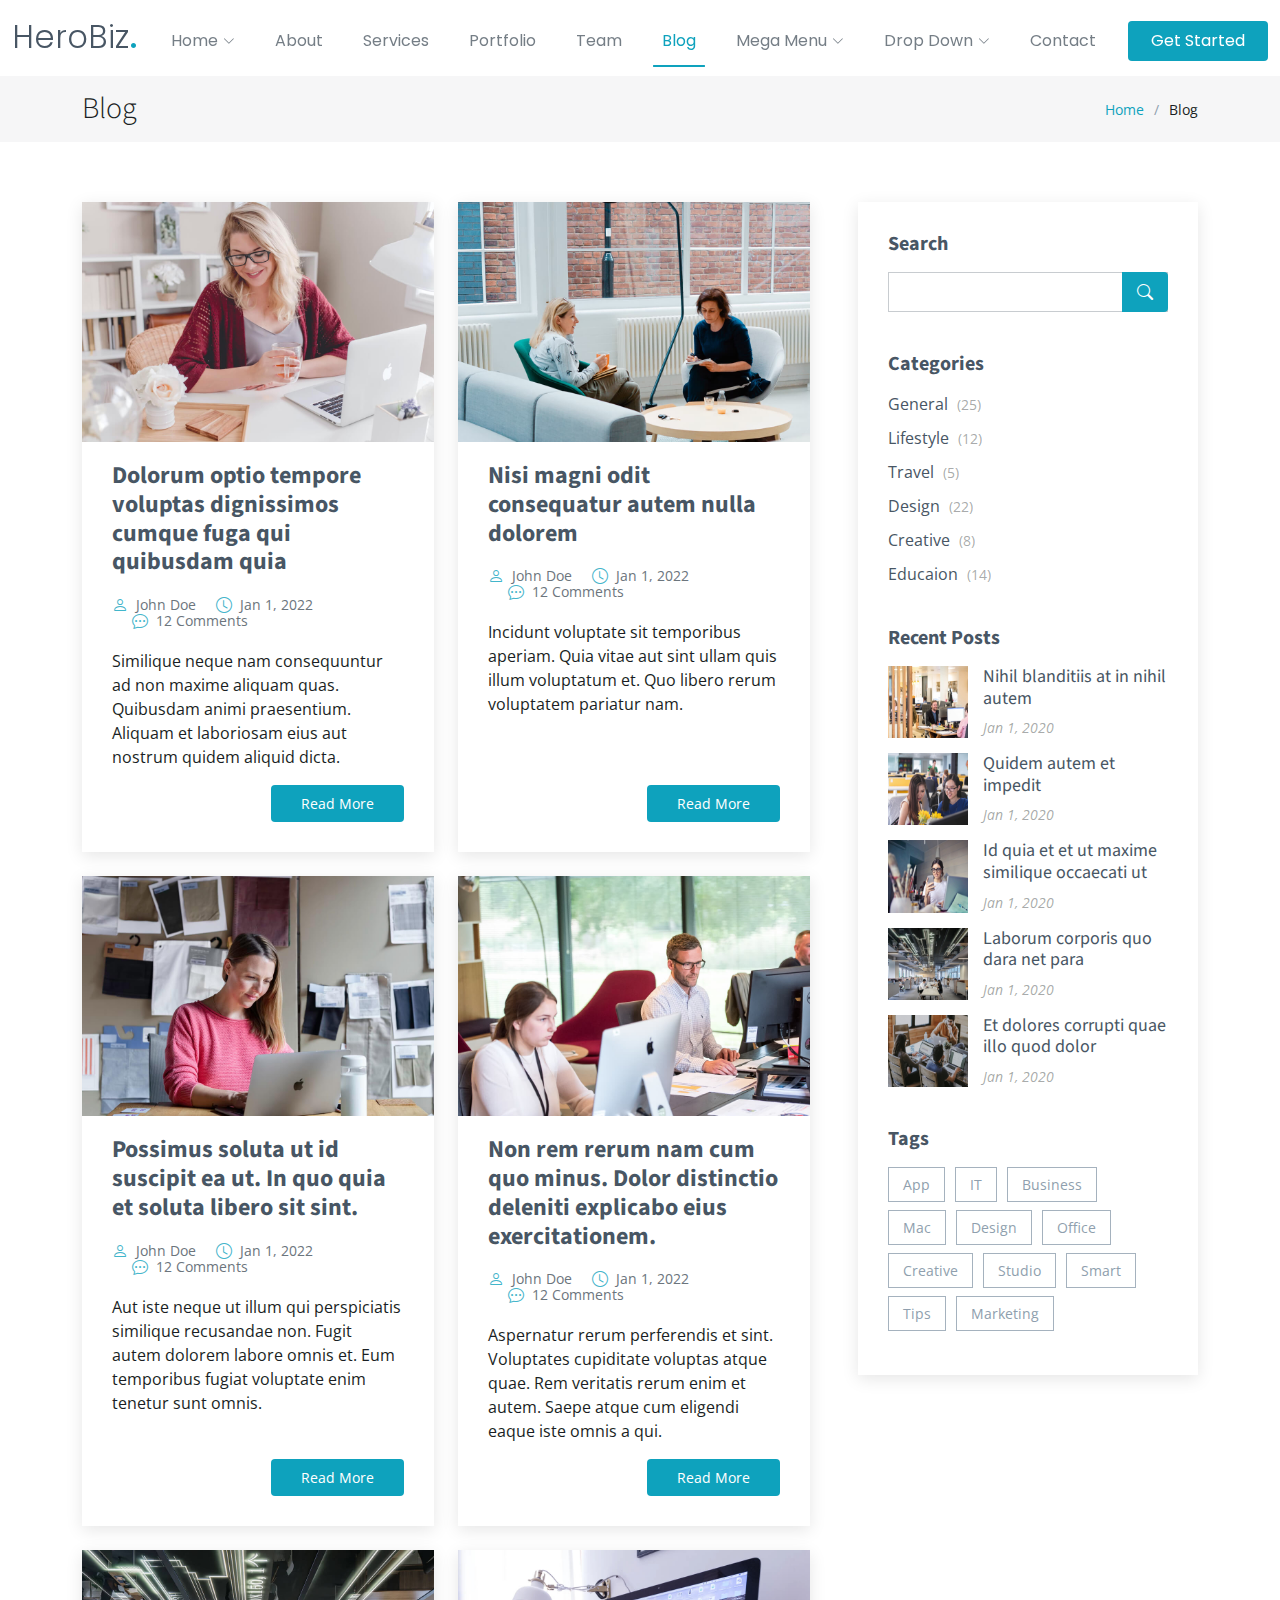
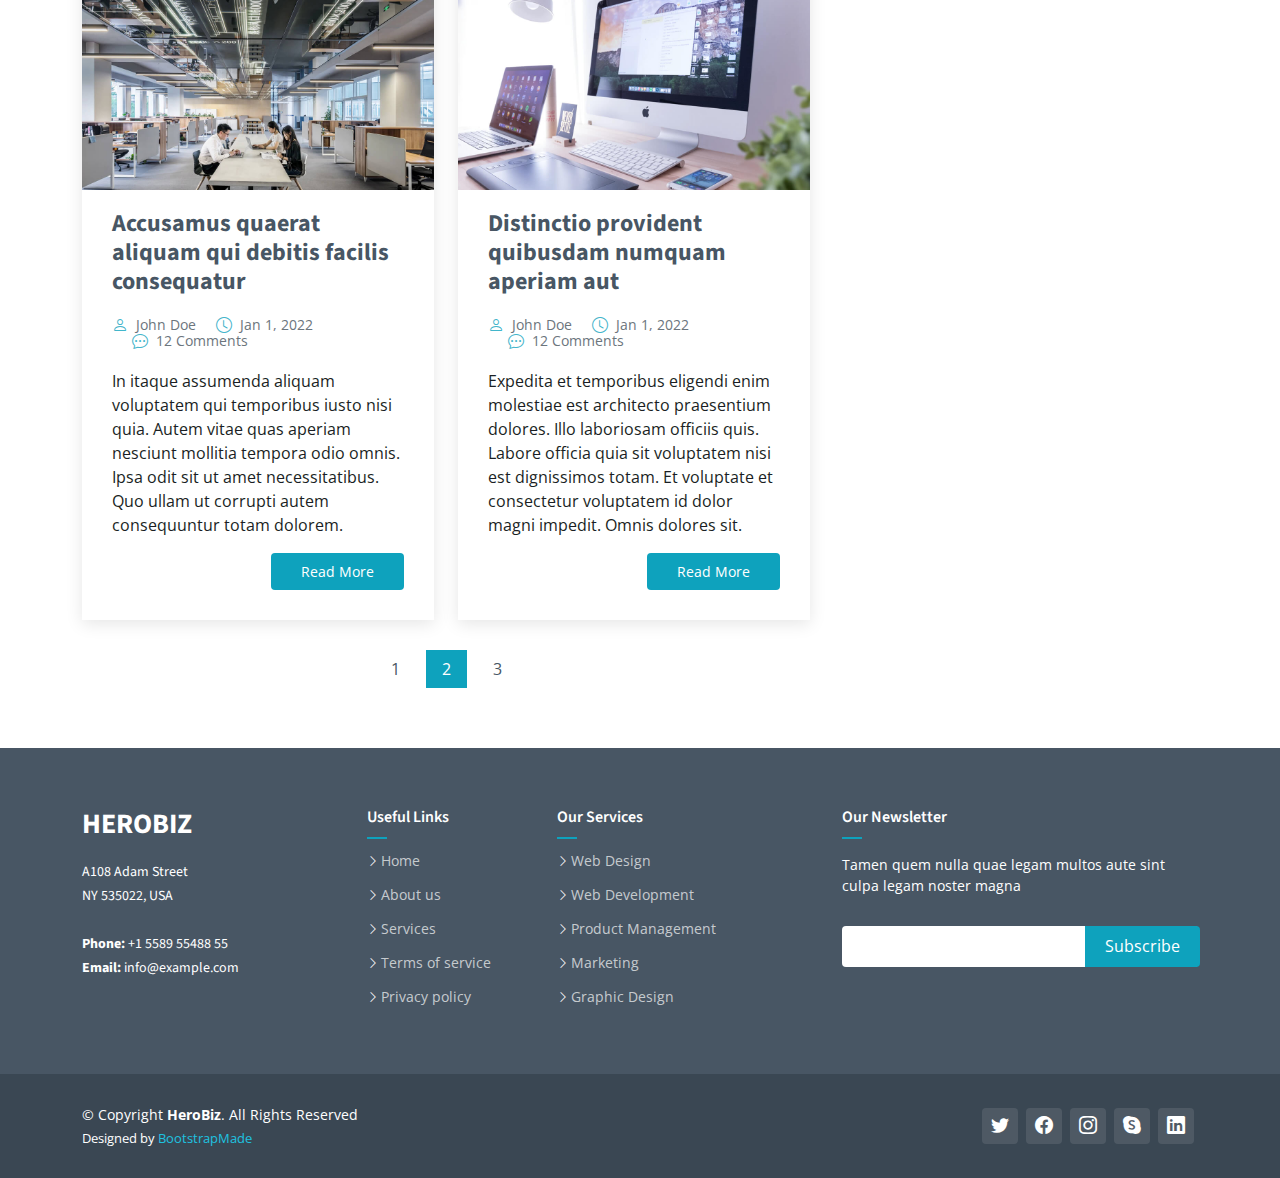
<file: blog.html>
<!DOCTYPE html>
<html lang="en">

<head>
  <meta charset="utf-8">
  <meta content="width=device-width, initial-scale=1.0" name="viewport">

  <title>Blog - HeroBiz Bootstrap Template</title>
  <meta content="" name="description">
  <meta content="" name="keywords">

  <!-- Favicons -->
  <link href="assets/img/favicon.png" rel="icon">
  <link href="assets/img/apple-touch-icon.png" rel="apple-touch-icon">

  <!-- Google Fonts -->
  <link rel="preconnect" href="https://fonts.googleapis.com">
  <link rel="preconnect" href="https://fonts.gstatic.com" crossorigin>
  <link href="https://fonts.googleapis.com/css2?family=Open+Sans:ital,wght@0,300;0,400;0,500;0,600;0,700;1,300;1,400;1,500;1,600;1,700&family=Poppins:ital,wght@0,300;0,400;0,500;0,600;0,700;1,300;1,400;1,500;1,600;1,700&family=Source+Sans+Pro:ital,wght@0,300;0,400;0,600;0,700;1,300;1,400;1,600;1,700&display=swap" rel="stylesheet">

  <!-- Vendor CSS Files -->
  <link href="assets/vendor/bootstrap/css/bootstrap.min.css" rel="stylesheet">
  <link href="assets/vendor/bootstrap-icons/bootstrap-icons.css" rel="stylesheet">
  <link href="assets/vendor/aos/aos.css" rel="stylesheet">
  <link href="assets/vendor/glightbox/css/glightbox.min.css" rel="stylesheet">
  <link href="assets/vendor/swiper/swiper-bundle.min.css" rel="stylesheet">

  <!-- Variables CSS Files. Uncomment your preferred color scheme -->
  <link href="assets/css/variables.css" rel="stylesheet">
  <!-- <link href="assets/css/variables-blue.css" rel="stylesheet"> -->
  <!-- <link href="assets/css/variables-green.css" rel="stylesheet"> -->
  <!-- <link href="assets/css/variables-orange.css" rel="stylesheet"> -->
  <!-- <link href="assets/css/variables-purple.css" rel="stylesheet"> -->
  <!-- <link href="assets/css/variables-red.css" rel="stylesheet"> -->
  <!-- <link href="assets/css/variables-pink.css" rel="stylesheet"> -->

  <!-- Template Main CSS File -->
  <link href="assets/css/main.css" rel="stylesheet">

  <!-- =======================================================
  * Template Name: HeroBiz
  * Updated: Sep 18 2023 with Bootstrap v5.3.2
  * Template URL: https://bootstrapmade.com/herobiz-bootstrap-business-template/
  * Author: BootstrapMade.com
  * License: https://bootstrapmade.com/license/
  ======================================================== -->
</head>

<body>

  <!-- ======= Header ======= -->
  <header id="header" class="header fixed-top" data-scrollto-offset="0">
    <div class="container-fluid d-flex align-items-center justify-content-between">

      <a href="index.html" class="logo d-flex align-items-center scrollto me-auto me-lg-0">
        <!-- Uncomment the line below if you also wish to use an image logo -->
        <!-- <img src="assets/img/logo.png" alt=""> -->
        <h1>HeroBiz<span>.</span></h1>
      </a>

      <nav id="navbar" class="navbar">
        <ul>

          <li class="dropdown"><a href="#"><span>Home</span> <i class="bi bi-chevron-down dropdown-indicator"></i></a>
            <ul>
              <li><a href="index.html">Home 1 - index.html</a></li>
              <li><a href="index-2.html">Home 2 - index-2.html</a></li>
              <li><a href="index-3.html">Home 3 - index-3.html</a></li>
              <li><a href="index-4.html">Home 4 - index-4.html</a></li>
            </ul>
          </li>

          <li><a class="nav-link scrollto" href="index.html#about">About</a></li>
          <li><a class="nav-link scrollto" href="index.html#services">Services</a></li>
          <li><a class="nav-link scrollto" href="index.html#portfolio">Portfolio</a></li>
          <li><a class="nav-link scrollto" href="index.html#team">Team</a></li>
          <li><a href="blog.html" class="active">Blog</a></li>
          <li class="dropdown megamenu"><a href="#"><span>Mega Menu</span> <i class="bi bi-chevron-down dropdown-indicator"></i></a>
            <ul>
              <li>
                <a href="#">Column 1 link 1</a>
                <a href="#">Column 1 link 2</a>
                <a href="#">Column 1 link 3</a>
              </li>
              <li>
                <a href="#">Column 2 link 1</a>
                <a href="#">Column 2 link 2</a>
                <a href="#">Column 3 link 3</a>
              </li>
              <li>
                <a href="#">Column 3 link 1</a>
                <a href="#">Column 3 link 2</a>
                <a href="#">Column 3 link 3</a>
              </li>
              <li>
                <a href="#">Column 4 link 1</a>
                <a href="#">Column 4 link 2</a>
                <a href="#">Column 4 link 3</a>
              </li>
            </ul>
          </li>
          <li class="dropdown"><a href="#"><span>Drop Down</span> <i class="bi bi-chevron-down dropdown-indicator"></i></a>
            <ul>
              <li><a href="#">Drop Down 1</a></li>
              <li class="dropdown"><a href="#"><span>Deep Drop Down</span> <i class="bi bi-chevron-down dropdown-indicator"></i></a>
                <ul>
                  <li><a href="#">Deep Drop Down 1</a></li>
                  <li><a href="#">Deep Drop Down 2</a></li>
                  <li><a href="#">Deep Drop Down 3</a></li>
                  <li><a href="#">Deep Drop Down 4</a></li>
                  <li><a href="#">Deep Drop Down 5</a></li>
                </ul>
              </li>
              <li><a href="#">Drop Down 2</a></li>
              <li><a href="#">Drop Down 3</a></li>
              <li><a href="#">Drop Down 4</a></li>
            </ul>
          </li>
          <li><a class="nav-link scrollto" href="index.html#contact">Contact</a></li>
        </ul>
        <i class="bi bi-list mobile-nav-toggle d-none"></i>
      </nav><!-- .navbar -->

      <a class="btn-getstarted scrollto" href="index.html#about">Get Started</a>

    </div>
  </header><!-- End Header -->

  <main id="main">

    <!-- ======= Breadcrumbs ======= -->
    <div class="breadcrumbs">
      <div class="container">

        <div class="d-flex justify-content-between align-items-center">
          <h2>Blog</h2>
          <ol>
            <li><a href="index.html">Home</a></li>
            <li>Blog</li>
          </ol>
        </div>

      </div>
    </div><!-- End Breadcrumbs -->

    <!-- ======= Blog Section ======= -->
    <section id="blog" class="blog">
      <div class="container" data-aos="fade-up">

        <div class="row g-5">

          <div class="col-lg-8">

            <div class="row gy-4 posts-list">

              <div class="col-lg-6">
                <article class="d-flex flex-column">

                  <div class="post-img">
                    <img src="assets/img/blog/blog-1.jpg" alt="" class="img-fluid">
                  </div>

                  <h2 class="title">
                    <a href="blog-details.html">Dolorum optio tempore voluptas dignissimos cumque fuga qui quibusdam quia</a>
                  </h2>

                  <div class="meta-top">
                    <ul>
                      <li class="d-flex align-items-center"><i class="bi bi-person"></i> <a href="blog-details.html">John Doe</a></li>
                      <li class="d-flex align-items-center"><i class="bi bi-clock"></i> <a href="blog-details.html"><time datetime="2022-01-01">Jan 1, 2022</time></a></li>
                      <li class="d-flex align-items-center"><i class="bi bi-chat-dots"></i> <a href="blog-details.html">12 Comments</a></li>
                    </ul>
                  </div>

                  <div class="content">
                    <p>
                      Similique neque nam consequuntur ad non maxime aliquam quas. Quibusdam animi praesentium. Aliquam et laboriosam eius aut nostrum quidem aliquid dicta.
                    </p>
                  </div>

                  <div class="read-more mt-auto align-self-end">
                    <a href="blog-details.html">Read More</a>
                  </div>

                </article>
              </div><!-- End post list item -->

              <div class="col-lg-6">
                <article class="d-flex flex-column">

                  <div class="post-img">
                    <img src="assets/img/blog/blog-2.jpg" alt="" class="img-fluid">
                  </div>

                  <h2 class="title">
                    <a href="blog-details.html">Nisi magni odit consequatur autem nulla dolorem</a>
                  </h2>

                  <div class="meta-top">
                    <ul>
                      <li class="d-flex align-items-center"><i class="bi bi-person"></i> <a href="blog-details.html">John Doe</a></li>
                      <li class="d-flex align-items-center"><i class="bi bi-clock"></i> <a href="blog-details.html"><time datetime="2022-01-01">Jan 1, 2022</time></a></li>
                      <li class="d-flex align-items-center"><i class="bi bi-chat-dots"></i> <a href="blog-details.html">12 Comments</a></li>
                    </ul>
                  </div>

                  <div class="content">
                    <p>
                      Incidunt voluptate sit temporibus aperiam. Quia vitae aut sint ullam quis illum voluptatum et. Quo libero rerum voluptatem pariatur nam.
                    </p>
                  </div>

                  <div class="read-more mt-auto align-self-end">
                    <a href="blog-details.html">Read More</a>
                  </div>

                </article>
              </div><!-- End post list item -->

              <div class="col-lg-6">
                <article class="d-flex flex-column">

                  <div class="post-img">
                    <img src="assets/img/blog/blog-3.jpg" alt="" class="img-fluid">
                  </div>

                  <h2 class="title">
                    <a href="blog-details.html">Possimus soluta ut id suscipit ea ut. In quo quia et soluta libero sit sint.</a>
                  </h2>

                  <div class="meta-top">
                    <ul>
                      <li class="d-flex align-items-center"><i class="bi bi-person"></i> <a href="blog-details.html">John Doe</a></li>
                      <li class="d-flex align-items-center"><i class="bi bi-clock"></i> <a href="blog-details.html"><time datetime="2022-01-01">Jan 1, 2022</time></a></li>
                      <li class="d-flex align-items-center"><i class="bi bi-chat-dots"></i> <a href="blog-details.html">12 Comments</a></li>
                    </ul>
                  </div>

                  <div class="content">
                    <p>
                      Aut iste neque ut illum qui perspiciatis similique recusandae non. Fugit autem dolorem labore omnis et. Eum temporibus fugiat voluptate enim tenetur sunt omnis.
                    </p>
                  </div>

                  <div class="read-more mt-auto align-self-end">
                    <a href="blog-details.html">Read More</a>
                  </div>

                </article>
              </div><!-- End post list item -->

              <div class="col-lg-6">
                <article class="d-flex flex-column">

                  <div class="post-img">
                    <img src="assets/img/blog/blog-4.jpg" alt="" class="img-fluid">
                  </div>

                  <h2 class="title">
                    <a href="blog-details.html">Non rem rerum nam cum quo minus. Dolor distinctio deleniti explicabo eius exercitationem.</a>
                  </h2>

                  <div class="meta-top">
                    <ul>
                      <li class="d-flex align-items-center"><i class="bi bi-person"></i> <a href="blog-details.html">John Doe</a></li>
                      <li class="d-flex align-items-center"><i class="bi bi-clock"></i> <a href="blog-details.html"><time datetime="2022-01-01">Jan 1, 2022</time></a></li>
                      <li class="d-flex align-items-center"><i class="bi bi-chat-dots"></i> <a href="blog-details.html">12 Comments</a></li>
                    </ul>
                  </div>

                  <div class="content">
                    <p>
                      Aspernatur rerum perferendis et sint. Voluptates cupiditate voluptas atque quae. Rem veritatis rerum enim et autem. Saepe atque cum eligendi eaque iste omnis a qui.
                    </p>
                  </div>

                  <div class="read-more mt-auto align-self-end">
                    <a href="blog-details.html">Read More</a>
                  </div>

                </article>
              </div><!-- End post list item -->

              <div class="col-lg-6">
                <article class="d-flex flex-column">

                  <div class="post-img">
                    <img src="assets/img/blog/blog-5.jpg" alt="" class="img-fluid">
                  </div>

                  <h2 class="title">
                    <a href="blog-details.html">Accusamus quaerat aliquam qui debitis facilis consequatur</a>
                  </h2>

                  <div class="meta-top">
                    <ul>
                      <li class="d-flex align-items-center"><i class="bi bi-person"></i> <a href="blog-details.html">John Doe</a></li>
                      <li class="d-flex align-items-center"><i class="bi bi-clock"></i> <a href="blog-details.html"><time datetime="2022-01-01">Jan 1, 2022</time></a></li>
                      <li class="d-flex align-items-center"><i class="bi bi-chat-dots"></i> <a href="blog-details.html">12 Comments</a></li>
                    </ul>
                  </div>

                  <div class="content">
                    <p>
                      In itaque assumenda aliquam voluptatem qui temporibus iusto nisi quia. Autem vitae quas aperiam nesciunt mollitia tempora odio omnis. Ipsa odit sit ut amet necessitatibus. Quo ullam ut corrupti autem consequuntur totam dolorem.
                    </p>
                  </div>

                  <div class="read-more mt-auto align-self-end">
                    <a href="blog-details.html">Read More</a>
                  </div>

                </article>
              </div><!-- End post list item -->

              <div class="col-lg-6">
                <article class="d-flex flex-column">

                  <div class="post-img">
                    <img src="assets/img/blog/blog-6.jpg" alt="" class="img-fluid">
                  </div>

                  <h2 class="title">
                    <a href="blog-details.html">Distinctio provident quibusdam numquam aperiam aut</a>
                  </h2>

                  <div class="meta-top">
                    <ul>
                      <li class="d-flex align-items-center"><i class="bi bi-person"></i> <a href="blog-details.html">John Doe</a></li>
                      <li class="d-flex align-items-center"><i class="bi bi-clock"></i> <a href="blog-details.html"><time datetime="2022-01-01">Jan 1, 2022</time></a></li>
                      <li class="d-flex align-items-center"><i class="bi bi-chat-dots"></i> <a href="blog-details.html">12 Comments</a></li>
                    </ul>
                  </div>

                  <div class="content">
                    <p>
                      Expedita et temporibus eligendi enim molestiae est architecto praesentium dolores. Illo laboriosam officiis quis. Labore officia quia sit voluptatem nisi est dignissimos totam. Et voluptate et consectetur voluptatem id dolor magni impedit. Omnis dolores sit.
                    </p>
                  </div>

                  <div class="read-more mt-auto align-self-end">
                    <a href="blog-details.html">Read More</a>
                  </div>

                </article>
              </div><!-- End post list item -->

            </div><!-- End blog posts list -->

            <div class="blog-pagination">
              <ul class="justify-content-center">
                <li><a href="#">1</a></li>
                <li class="active"><a href="#">2</a></li>
                <li><a href="#">3</a></li>
              </ul>
            </div><!-- End blog pagination -->

          </div>

          <div class="col-lg-4">

            <div class="sidebar">

              <div class="sidebar-item search-form">
                <h3 class="sidebar-title">Search</h3>
                <form action="" class="mt-3">
                  <input type="text">
                  <button type="submit"><i class="bi bi-search"></i></button>
                </form>
              </div><!-- End sidebar search formn-->

              <div class="sidebar-item categories">
                <h3 class="sidebar-title">Categories</h3>
                <ul class="mt-3">
                  <li><a href="#">General <span>(25)</span></a></li>
                  <li><a href="#">Lifestyle <span>(12)</span></a></li>
                  <li><a href="#">Travel <span>(5)</span></a></li>
                  <li><a href="#">Design <span>(22)</span></a></li>
                  <li><a href="#">Creative <span>(8)</span></a></li>
                  <li><a href="#">Educaion <span>(14)</span></a></li>
                </ul>
              </div><!-- End sidebar categories-->

              <div class="sidebar-item recent-posts">
                <h3 class="sidebar-title">Recent Posts</h3>

                <div class="mt-3">

                  <div class="post-item mt-3">
                    <img src="assets/img/blog/blog-recent-1.jpg" alt="" class="flex-shrink-0">
                    <div>
                      <h4><a href="blog-post.html">Nihil blanditiis at in nihil autem</a></h4>
                      <time datetime="2020-01-01">Jan 1, 2020</time>
                    </div>
                  </div><!-- End recent post item-->

                  <div class="post-item">
                    <img src="assets/img/blog/blog-recent-2.jpg" alt="" class="flex-shrink-0">
                    <div>
                      <h4><a href="blog-post.html">Quidem autem et impedit</a></h4>
                      <time datetime="2020-01-01">Jan 1, 2020</time>
                    </div>
                  </div><!-- End recent post item-->

                  <div class="post-item">
                    <img src="assets/img/blog/blog-recent-3.jpg" alt="" class="flex-shrink-0">
                    <div>
                      <h4><a href="blog-post.html">Id quia et et ut maxime similique occaecati ut</a></h4>
                      <time datetime="2020-01-01">Jan 1, 2020</time>
                    </div>
                  </div><!-- End recent post item-->

                  <div class="post-item">
                    <img src="assets/img/blog/blog-recent-4.jpg" alt="" class="flex-shrink-0">
                    <div>
                      <h4><a href="blog-post.html">Laborum corporis quo dara net para</a></h4>
                      <time datetime="2020-01-01">Jan 1, 2020</time>
                    </div>
                  </div><!-- End recent post item-->

                  <div class="post-item">
                    <img src="assets/img/blog/blog-recent-5.jpg" alt="" class="flex-shrink-0">
                    <div>
                      <h4><a href="blog-post.html">Et dolores corrupti quae illo quod dolor</a></h4>
                      <time datetime="2020-01-01">Jan 1, 2020</time>
                    </div>
                  </div><!-- End recent post item-->

                </div>

              </div><!-- End sidebar recent posts-->

              <div class="sidebar-item tags">
                <h3 class="sidebar-title">Tags</h3>
                <ul class="mt-3">
                  <li><a href="#">App</a></li>
                  <li><a href="#">IT</a></li>
                  <li><a href="#">Business</a></li>
                  <li><a href="#">Mac</a></li>
                  <li><a href="#">Design</a></li>
                  <li><a href="#">Office</a></li>
                  <li><a href="#">Creative</a></li>
                  <li><a href="#">Studio</a></li>
                  <li><a href="#">Smart</a></li>
                  <li><a href="#">Tips</a></li>
                  <li><a href="#">Marketing</a></li>
                </ul>
              </div><!-- End sidebar tags-->

            </div><!-- End Blog Sidebar -->

          </div>

        </div>

      </div>
    </section><!-- End Blog Section -->

  </main><!-- End #main -->

  <!-- ======= Footer ======= -->
  <footer id="footer" class="footer">

    <div class="footer-content">
      <div class="container">
        <div class="row">

          <div class="col-lg-3 col-md-6">
            <div class="footer-info">
              <h3>HeroBiz</h3>
              <p>
                A108 Adam Street <br>
                NY 535022, USA<br><br>
                <strong>Phone:</strong> +1 5589 55488 55<br>
                <strong>Email:</strong> info@example.com<br>
              </p>
            </div>
          </div>

          <div class="col-lg-2 col-md-6 footer-links">
            <h4>Useful Links</h4>
            <ul>
              <li><i class="bi bi-chevron-right"></i> <a href="#">Home</a></li>
              <li><i class="bi bi-chevron-right"></i> <a href="#">About us</a></li>
              <li><i class="bi bi-chevron-right"></i> <a href="#">Services</a></li>
              <li><i class="bi bi-chevron-right"></i> <a href="#">Terms of service</a></li>
              <li><i class="bi bi-chevron-right"></i> <a href="#">Privacy policy</a></li>
            </ul>
          </div>

          <div class="col-lg-3 col-md-6 footer-links">
            <h4>Our Services</h4>
            <ul>
              <li><i class="bi bi-chevron-right"></i> <a href="#">Web Design</a></li>
              <li><i class="bi bi-chevron-right"></i> <a href="#">Web Development</a></li>
              <li><i class="bi bi-chevron-right"></i> <a href="#">Product Management</a></li>
              <li><i class="bi bi-chevron-right"></i> <a href="#">Marketing</a></li>
              <li><i class="bi bi-chevron-right"></i> <a href="#">Graphic Design</a></li>
            </ul>
          </div>

          <div class="col-lg-4 col-md-6 footer-newsletter">
            <h4>Our Newsletter</h4>
            <p>Tamen quem nulla quae legam multos aute sint culpa legam noster magna</p>
            <form action="" method="post">
              <input type="email" name="email"><input type="submit" value="Subscribe">
            </form>

          </div>

        </div>
      </div>
    </div>

    <div class="footer-legal text-center">
      <div class="container d-flex flex-column flex-lg-row justify-content-center justify-content-lg-between align-items-center">

        <div class="d-flex flex-column align-items-center align-items-lg-start">
          <div class="copyright">
            &copy; Copyright <strong><span>HeroBiz</span></strong>. All Rights Reserved
          </div>
          <div class="credits">
            <!-- All the links in the footer should remain intact. -->
            <!-- You can delete the links only if you purchased the pro version. -->
            <!-- Licensing information: https://bootstrapmade.com/license/ -->
            <!-- Purchase the pro version with working PHP/AJAX contact form: https://bootstrapmade.com/herobiz-bootstrap-business-template/ -->
            Designed by <a href="https://bootstrapmade.com/">BootstrapMade</a>
          </div>
        </div>

        <div class="social-links order-first order-lg-last mb-3 mb-lg-0">
          <a href="#" class="twitter"><i class="bi bi-twitter"></i></a>
          <a href="#" class="facebook"><i class="bi bi-facebook"></i></a>
          <a href="#" class="instagram"><i class="bi bi-instagram"></i></a>
          <a href="#" class="google-plus"><i class="bi bi-skype"></i></a>
          <a href="#" class="linkedin"><i class="bi bi-linkedin"></i></a>
        </div>

      </div>
    </div>

  </footer><!-- End Footer -->

  <a href="#" class="scroll-top d-flex align-items-center justify-content-center"><i class="bi bi-arrow-up-short"></i></a>

  <div id="preloader"></div>

  <!-- Vendor JS Files -->
  <script src="assets/vendor/bootstrap/js/bootstrap.bundle.min.js"></script>
  <script src="assets/vendor/aos/aos.js"></script>
  <script src="assets/vendor/glightbox/js/glightbox.min.js"></script>
  <script src="assets/vendor/isotope-layout/isotope.pkgd.min.js"></script>
  <script src="assets/vendor/swiper/swiper-bundle.min.js"></script>
  <script src="assets/vendor/php-email-form/validate.js"></script>

  <!-- Template Main JS File -->
  <script src="assets/js/main.js"></script>

</body>

</html>
</file>
<file: assets/css/variables.css>
/**
* Template Name: HeroBiz
* File: variables.css
* Description: Easily customize colors, typography, and other repetitive properties used in the template main stylesheet file main.css
* 
* Template URL: https://bootstrapmade.com/herobiz-bootstrap-business-template/
* Author: BootstrapMade.com
* License: https://bootstrapmade.com/license/
* 
* Contents:
* 1. HeroBiz template variables 
* 2. Override default Bootstrap variables
* 3. Set color and background class names
*
* Learn more about CSS variables at https://developer.mozilla.org/en-US/docs/Web/CSS/Using_CSS_custom_properties
*/

/*--------------------------------------------------------------
# 1. HeroBiz template variables 
--------------------------------------------------------------*/
:root {

  /* Fonts */
  --font-default: 'Open Sans', system-ui, -apple-system, "Segoe UI", Roboto, "Helvetica Neue", Arial, "Noto Sans", "Liberation Sans", sans-serif, "Apple Color Emoji", "Segoe UI Emoji", "Segoe UI Symbol", "Noto Color Emoji";
  --font-primary: 'Source Sans Pro', sans-serif;
  --font-secondary: 'Poppins', sans-serif;

  /* Colors */
  /* The *-rgb color names are simply the RGB converted value of the corresponding color for use in the rgba() function */

  /* Default text color */
  --color-default: #1a1f24;
  --color-default-rgb: 26, 31, 36;

  /* Defult links color */
  --color-links: #0ea2bd;
  --color-links-hover: #1ec3e0;

  /* Primay colors */
  --color-primary: #0ea2bd;
  --color-primary-light: #1ec3e0;
  --color-primary-dark: #0189a1;

  --color-primary-rgb: 14, 162, 189;
  --color-primary-light-rgb: 30, 195, 224;
  --color-primary-dark-rgb: 1, 137, 161;

  /* Secondary colors */
  --color-secondary: #485664;
  --color-secondary-light: #8f9fae;
  --color-secondary-dark: #3a4753;

  --color-secondary-rgb: 72, 86, 100;
  --color-secondary-light-rgb: 143, 159, 174;
  --color-secondary-dark-rgb: 58, 71, 83;

  /* General colors */
  --color-blue: #0d6efd;
  --color-blue-rgb: 13, 110, 253;

  --color-indigo: #6610f2;
  --color-indigo-rgb: 102, 16, 242;

  --color-purple: #6f42c1;
  --color-purple-rgb: 111, 66, 193;

  --color-pink: #f3268c;
  --color-pink-rgb: 243, 38, 140;

  --color-red: #df1529;
  --color-red-rgb: 223, 21, 4;

  --color-orange: #fd7e14;
  --color-orange-rgb: 253, 126, 20;

  --color-yellow: #ffc107;
  --color-yellow-rgb: 255, 193, 7;

  --color-green: #059652;
  --color-green-rgb: 5, 150, 82;

  --color-teal: #20c997;
  --color-teal-rgb: 32, 201, 151;

  --color-cyan: #0dcaf0;
  --color-cyan-rgb: 13, 202, 240;

  --color-white: #ffffff;
  --color-white-rgb: 255, 255, 255;

  --color-gray: #6c757d;
  --color-gray-rgb: 108, 117, 125;

  --color-black: #000000;
  --color-black-rgb: 0, 0, 0;
  
}

/*--------------------------------------------------------------
# 2. Override default Bootstrap variables
--------------------------------------------------------------*/
:root {

  --bs-blue: var(--color-blue);
  --bs-indigo: var(--color-indigo);
  --bs-purple: var(--color-purple);
  --bs-pink: var(--color-pink);
  --bs-red: var(--color-red);
  --bs-orange: var(--color-orange);
  --bs-yellow: var(--color-yellow);
  --bs-green: var(--color-green);
  --bs-teal: var(--color-teal);
  --bs-cyan: var(--color-cyan);
  --bs-white: var(--color-white);
  --bs-gray: var(--color-gray);
  --bs-gray-dark: #343a40;
  --bs-gray-100: #f8f9fa;
  --bs-gray-200: #e9ecef;
  --bs-gray-300: #dee2e6;
  --bs-gray-400: #ced4da;
  --bs-gray-500: #adb5bd;
  --bs-gray-600: #6c757d;
  --bs-gray-700: #495057;
  --bs-gray-800: #343a40;
  --bs-gray-900: #212529;
  --bs-primary: var(--color-blue);
  --bs-secondary: var(--color-blue);
  --bs-success: #198754;
  --bs-info: #0dcaf0;
  --bs-warning: #ffc107;
  --bs-danger: #dc3545;
  --bs-light: #f8f9fa;
  --bs-dark: #212529;
  --bs-primary-rgb: var(--color-primary-rgb);
  --bs-secondary-rgb: var(--color-secondary-rgb);
  --bs-success-rgb: 25, 135, 84;
  --bs-info-rgb: 13, 202, 240;
  --bs-warning-rgb: 255, 193, 7;
  --bs-danger-rgb: 220, 53, 69;
  --bs-light-rgb: 248, 249, 250;
  --bs-dark-rgb: 33, 37, 41;
  --bs-white-rgb: var(--color-white-rgb);
  --bs-black-rgb: var(--color-black-rgb);
  --bs-body-color-rgb: var(--color-default-rgb);
  --bs-body-bg-rgb: 255, 255, 255;
  --bs-font-sans-serif: var(--font-default);
  --bs-font-monospace: SFMono-Regular, Menlo, Monaco, Consolas, "Liberation Mono", "Courier New", monospace;
  --bs-gradient: linear-gradient(180deg, rgba(255, 255, 255, 0.15), rgba(255, 255, 255, 0));
  --bs-body-font-family: var(--font-default);
  --bs-body-font-size: 1rem;
  --bs-body-font-weight: 400;
  --bs-body-line-height: 1.5;
  --bs-body-color: var(--color-default);
  --bs-body-bg: #fff;

}

/*--------------------------------------------------------------
# 3. Set color and background class names
--------------------------------------------------------------*/
/* Fonts */
.font-default { font-family: var(--font-default) !important; }
.font-primary { font-family: var(--font-primary) !important;}
.font-secondary { font-family: var(--font-secondary) !important; }

/* Text Colors */
.color-default { color: var(--color-default) !important; }
.color-links { color: var(--color-links) !important; }
.color-links:hover { color: var(--color-links-hover) !important; }
.color-primary { color: var(--color-primary) !important; }
.color-primary-light { color: var(--color-primary-light) !important; }
.color-primary-dark { color: var(--color-primary-dark) !important; }
.color-secondary { color: var(--color-secondary) !important; }
.color-secondary-light { color: var(--color-secondary-light) !important; }
.color-secondary-dark { color: var(--color-secondary-dark) !important; }
.color-blue { color: var(--color-blue) !important; }
.color-indigo { color: var(--color-indigo) !important; }
.color-purple { color: var(--color-purple) !important; }
.color-pink { color: var(--color-pink) !important; }
.color-red { color: var(--color-red) !important; }
.color-orange { color: var(--color-orange) !important; }
.color-yellow { color: var(--color-yellow) !important; }
.color-green { color: var(--color-green) !important; }
.color-teal { color: var(--color-teal) !important; }
.color-cyan { color: var(--color-cyan) !important; }
.color-white { color: var(--color-white) !important; }
.color-gray { color: var(--color-gray) !important; }
.color-black { color: var(--color-black) !important; }

/* Background Colors */
.bg-default { background-color: var(--color-default) !important; }
.bg-primary { background-color: var(--color-primary) !important; }
.bg-primary-light { background-color: var(--color-primary-light) !important; }
.bg-primary-dark { background-color: var(--color-primary-dark) !important; }
.bg-secondary { background-color: var(--color-secondary) !important; }
.bg-secondary-light { background-color: var(--color-secondary-light) !important; }
.bg-secondary-dark { background-color: var(--color-secondary-dark) !important; }
.bg-blue { background-color: var(--color-blue) !important; }
.bg-indigo { background-color: var(--color-indigo) !important; }
.bg-purple { background-color: var(--color-purple) !important; }
.bg-pink { background-color: var(--color-pink) !important; }
.bg-red { background-color: var(--color-red) !important; }
.bg-orange { background-color: var(--color-orange) !important; }
.bg-yellow { background-color: var(--color-yellow) !important; }
.bg-green { background-color: var(--color-green) !important; }
.bg-teal { background-color: var(--color-teal) !important; }
.bg-cyan { background-color: var(--color-cyan) !important; }
.bg-white { background-color: var(--color-white) !important; }
.bg-gray { background-color: var(--color-gray) !important; }
.bg-black { background-color: var(--color-black) !important; }
</file>
<file: assets/css/variables-blue.css>
/**
* Template Name: HeroBiz
* File: variables-blue.css
* Description: Easily customize colors, typography, and other repetitive properties used in the template main stylesheet file main.css
* 
* Template URL: https://bootstrapmade.com/herobiz-bootstrap-business-template/
* Author: BootstrapMade.com
* License: https://bootstrapmade.com/license/
* 
* Contents:
* 1. HeroBiz template variables 
* 2. Override default Bootstrap variables
* 3. Set color and background class names
*
* Learn more about CSS variables at https://developer.mozilla.org/en-US/docs/Web/CSS/Using_CSS_custom_properties
*/

/*--------------------------------------------------------------
# 1. HeroBiz template variables 
--------------------------------------------------------------*/
:root {

  /* Fonts */
  --font-default: 'Open Sans', system-ui, -apple-system, "Segoe UI", Roboto, "Helvetica Neue", Arial, "Noto Sans", "Liberation Sans", sans-serif, "Apple Color Emoji", "Segoe UI Emoji", "Segoe UI Symbol", "Noto Color Emoji";
  --font-primary: 'Source Sans Pro', sans-serif;
  --font-secondary: 'Poppins', sans-serif;

  /* Colors */
  /* The *-rgb color names are simply the RGB converted value of the corresponding color for use in the rgba() function */

  /* Default text color */
  --color-default: #1a1f24;
  --color-default-rgb: 26, 31, 36;

  /* Defult links color */
  --color-links: #3279fc;
  --color-links-hover: #4797ff;

  /* Primay colors */
  --color-primary: #3279fc;
  --color-primary-light: #4797ff;
  --color-primary-dark: #1c61e2;

  --color-primary-rgb: 50, 121, 252;
  --color-primary-light-rgb: 71, 151, 255;
  --color-primary-dark-rgb: 28, 97, 226;

  /* Secondary colors */
  --color-secondary: #5670a0;
  --color-secondary-light: #6e87b6;
  --color-secondary-dark: #3b5380;

  --color-secondary-rgb: 86, 112, 160;
  --color-secondary-light-rgb: 110, 135, 182;
  --color-secondary-dark-rgb: 59, 83, 128;

  /* General colors */
  --color-blue: #0d6efd;
  --color-blue-rgb: 13, 110, 253;

  --color-indigo: #6610f2;
  --color-indigo-rgb: 102, 16, 242;

  --color-purple: #6f42c1;
  --color-purple-rgb: 111, 66, 193;

  --color-pink: #f3268c;
  --color-pink-rgb: 243, 38, 140;

  --color-red: #df1529;
  --color-red-rgb: 223, 21, 4;

  --color-orange: #fd7e14;
  --color-orange-rgb: 253, 126, 20;

  --color-yellow: #ffc107;
  --color-yellow-rgb: 255, 193, 7;

  --color-green: #059652;
  --color-green-rgb: 5, 150, 82;

  --color-teal: #20c997;
  --color-teal-rgb: 32, 201, 151;

  --color-cyan: #0dcaf0;
  --color-cyan-rgb: 13, 202, 240;

  --color-white: #ffffff;
  --color-white-rgb: 255, 255, 255;

  --color-gray: #6c757d;
  --color-gray-rgb: 108, 117, 125;

  --color-black: #000000;
  --color-black-rgb: 0, 0, 0;
  
}

/*--------------------------------------------------------------
# 2. Override default Bootstrap variables
--------------------------------------------------------------*/
:root {

  --bs-blue: var(--color-blue);
  --bs-indigo: var(--color-indigo);
  --bs-purple: var(--color-purple);
  --bs-pink: var(--color-pink);
  --bs-red: var(--color-red);
  --bs-orange: var(--color-orange);
  --bs-yellow: var(--color-yellow);
  --bs-green: var(--color-green);
  --bs-teal: var(--color-teal);
  --bs-cyan: var(--color-cyan);
  --bs-white: var(--color-white);
  --bs-gray: var(--color-gray);
  --bs-gray-dark: #343a40;
  --bs-gray-100: #f8f9fa;
  --bs-gray-200: #e9ecef;
  --bs-gray-300: #dee2e6;
  --bs-gray-400: #ced4da;
  --bs-gray-500: #adb5bd;
  --bs-gray-600: #6c757d;
  --bs-gray-700: #495057;
  --bs-gray-800: #343a40;
  --bs-gray-900: #212529;
  --bs-primary: var(--color-blue);
  --bs-secondary: var(--color-blue);
  --bs-success: #198754;
  --bs-info: #0dcaf0;
  --bs-warning: #ffc107;
  --bs-danger: #dc3545;
  --bs-light: #f8f9fa;
  --bs-dark: #212529;
  --bs-primary-rgb: var(--color-primary-rgb);
  --bs-secondary-rgb: var(--color-secondary-rgb);
  --bs-success-rgb: 25, 135, 84;
  --bs-info-rgb: 13, 202, 240;
  --bs-warning-rgb: 255, 193, 7;
  --bs-danger-rgb: 220, 53, 69;
  --bs-light-rgb: 248, 249, 250;
  --bs-dark-rgb: 33, 37, 41;
  --bs-white-rgb: var(--color-white-rgb);
  --bs-black-rgb: var(--color-black-rgb);
  --bs-body-color-rgb: var(--color-default-rgb);
  --bs-body-bg-rgb: 255, 255, 255;
  --bs-font-sans-serif: var(--font-default);
  --bs-font-monospace: SFMono-Regular, Menlo, Monaco, Consolas, "Liberation Mono", "Courier New", monospace;
  --bs-gradient: linear-gradient(180deg, rgba(255, 255, 255, 0.15), rgba(255, 255, 255, 0));
  --bs-body-font-family: var(--font-default);
  --bs-body-font-size: 1rem;
  --bs-body-font-weight: 400;
  --bs-body-line-height: 1.5;
  --bs-body-color: var(--color-default);
  --bs-body-bg: #fff;

}

/*--------------------------------------------------------------
# 3. Set color and background class names
--------------------------------------------------------------*/
/* Fonts */
.font-default { font-family: var(--font-default) !important; }
.font-primary { font-family: var(--font-primary) !important;}
.font-secondary { font-family: var(--font-secondary) !important; }

/* Text Colors */
.color-default { color: var(--color-default) !important; }
.color-links { color: var(--color-links) !important; }
.color-links:hover { color: var(--color-links-hover) !important; }
.color-primary { color: var(--color-primary) !important; }
.color-primary-light { color: var(--color-primary-light) !important; }
.color-primary-dark { color: var(--color-primary-dark) !important; }
.color-secondary { color: var(--color-secondary) !important; }
.color-secondary-light { color: var(--color-secondary-light) !important; }
.color-secondary-dark { color: var(--color-secondary-dark) !important; }
.color-blue { color: var(--color-blue) !important; }
.color-indigo { color: var(--color-indigo) !important; }
.color-purple { color: var(--color-purple) !important; }
.color-pink { color: var(--color-pink) !important; }
.color-red { color: var(--color-red) !important; }
.color-orange { color: var(--color-orange) !important; }
.color-yellow { color: var(--color-yellow) !important; }
.color-green { color: var(--color-green) !important; }
.color-teal { color: var(--color-teal) !important; }
.color-cyan { color: var(--color-cyan) !important; }
.color-white { color: var(--color-white) !important; }
.color-gray { color: var(--color-gray) !important; }
.color-black { color: var(--color-black) !important; }

/* Background Colors */
.bg-default { background-color: var(--color-default) !important; }
.bg-primary { background-color: var(--color-primary) !important; }
.bg-primary-light { background-color: var(--color-primary-light) !important; }
.bg-primary-dark { background-color: var(--color-primary-dark) !important; }
.bg-secondary { background-color: var(--color-secondary) !important; }
.bg-secondary-light { background-color: var(--color-secondary-light) !important; }
.bg-secondary-dark { background-color: var(--color-secondary-dark) !important; }
.bg-blue { background-color: var(--color-blue) !important; }
.bg-indigo { background-color: var(--color-indigo) !important; }
.bg-purple { background-color: var(--color-purple) !important; }
.bg-pink { background-color: var(--color-pink) !important; }
.bg-red { background-color: var(--color-red) !important; }
.bg-orange { background-color: var(--color-orange) !important; }
.bg-yellow { background-color: var(--color-yellow) !important; }
.bg-green { background-color: var(--color-green) !important; }
.bg-teal { background-color: var(--color-teal) !important; }
.bg-cyan { background-color: var(--color-cyan) !important; }
.bg-white { background-color: var(--color-white) !important; }
.bg-gray { background-color: var(--color-gray) !important; }
.bg-black { background-color: var(--color-black) !important; }
</file>
<file: assets/css/variables-green.css>
/**
* Template Name: HeroBiz
* File: variables-green.css
* Description: Easily customize colors, typography, and other repetitive properties used in the template main stylesheet file main.css
* 
* Template URL: https://bootstrapmade.com/herobiz-bootstrap-business-template/
* Author: BootstrapMade.com
* License: https://bootstrapmade.com/license/
* 
* Contents:
* 1. HeroBiz template variables 
* 2. Override default Bootstrap variables
* 3. Set color and background class names
*
* Learn more about CSS variables at https://developer.mozilla.org/en-US/docs/Web/CSS/Using_CSS_custom_properties
*/

/*--------------------------------------------------------------
# 1. HeroBiz template variables 
--------------------------------------------------------------*/
:root {

  /* Fonts */
  --font-default: 'Open Sans', system-ui, -apple-system, "Segoe UI", Roboto, "Helvetica Neue", Arial, "Noto Sans", "Liberation Sans", sans-serif, "Apple Color Emoji", "Segoe UI Emoji", "Segoe UI Symbol", "Noto Color Emoji";
  --font-primary: 'Source Sans Pro', sans-serif;
  --font-secondary: 'Poppins', sans-serif;

  /* Colors */
  /* The *-rgb color names are simply the RGB converted value of the corresponding color for use in the rgba() function */

  /* Default text color */
  --color-default: #1a1f24;
  --color-default-rgb: 26, 31, 36;

  /* Defult links color */
  --color-links: #05c46b;
  --color-links-hover: #1de789;

  /* Primay colors */
  --color-primary: #05c46b;
  --color-primary-light: #1de789;
  --color-primary-dark: #01a156;

  --color-primary-rgb: 5, 196, 107;
  --color-primary-light-rgb: 29, 231, 137;
  --color-primary-dark-rgb: 1, 161, 86;

  /* Secondary colors */
  --color-secondary: #485664;
  --color-secondary-light: #8f9fae;
  --color-secondary-dark: #3a4753;

  --color-secondary-rgb: 72, 86, 100;
  --color-secondary-light-rgb: 143, 159, 174;
  --color-secondary-dark-rgb: 58, 71, 83;

  /* General colors */
  --color-blue: #0d6efd;
  --color-blue-rgb: 13, 110, 253;

  --color-indigo: #6610f2;
  --color-indigo-rgb: 102, 16, 242;

  --color-purple: #6f42c1;
  --color-purple-rgb: 111, 66, 193;

  --color-pink: #f3268c;
  --color-pink-rgb: 243, 38, 140;

  --color-red: #df1529;
  --color-red-rgb: 223, 21, 4;

  --color-orange: #fd7e14;
  --color-orange-rgb: 253, 126, 20;

  --color-yellow: #ffc107;
  --color-yellow-rgb: 255, 193, 7;

  --color-green: #059652;
  --color-green-rgb: 5, 150, 82;

  --color-teal: #20c997;
  --color-teal-rgb: 32, 201, 151;

  --color-cyan: #0dcaf0;
  --color-cyan-rgb: 13, 202, 240;

  --color-white: #ffffff;
  --color-white-rgb: 255, 255, 255;

  --color-gray: #6c757d;
  --color-gray-rgb: 108, 117, 125;

  --color-black: #000000;
  --color-black-rgb: 0, 0, 0;
  
}

/*--------------------------------------------------------------
# 2. Override default Bootstrap variables
--------------------------------------------------------------*/
:root {

  --bs-blue: var(--color-blue);
  --bs-indigo: var(--color-indigo);
  --bs-purple: var(--color-purple);
  --bs-pink: var(--color-pink);
  --bs-red: var(--color-red);
  --bs-orange: var(--color-orange);
  --bs-yellow: var(--color-yellow);
  --bs-green: var(--color-green);
  --bs-teal: var(--color-teal);
  --bs-cyan: var(--color-cyan);
  --bs-white: var(--color-white);
  --bs-gray: var(--color-gray);
  --bs-gray-dark: #343a40;
  --bs-gray-100: #f8f9fa;
  --bs-gray-200: #e9ecef;
  --bs-gray-300: #dee2e6;
  --bs-gray-400: #ced4da;
  --bs-gray-500: #adb5bd;
  --bs-gray-600: #6c757d;
  --bs-gray-700: #495057;
  --bs-gray-800: #343a40;
  --bs-gray-900: #212529;
  --bs-primary: var(--color-blue);
  --bs-secondary: var(--color-blue);
  --bs-success: #198754;
  --bs-info: #0dcaf0;
  --bs-warning: #ffc107;
  --bs-danger: #dc3545;
  --bs-light: #f8f9fa;
  --bs-dark: #212529;
  --bs-primary-rgb: var(--color-primary-rgb);
  --bs-secondary-rgb: var(--color-secondary-rgb);
  --bs-success-rgb: 25, 135, 84;
  --bs-info-rgb: 13, 202, 240;
  --bs-warning-rgb: 255, 193, 7;
  --bs-danger-rgb: 220, 53, 69;
  --bs-light-rgb: 248, 249, 250;
  --bs-dark-rgb: 33, 37, 41;
  --bs-white-rgb: var(--color-white-rgb);
  --bs-black-rgb: var(--color-black-rgb);
  --bs-body-color-rgb: var(--color-default-rgb);
  --bs-body-bg-rgb: 255, 255, 255;
  --bs-font-sans-serif: var(--font-default);
  --bs-font-monospace: SFMono-Regular, Menlo, Monaco, Consolas, "Liberation Mono", "Courier New", monospace;
  --bs-gradient: linear-gradient(180deg, rgba(255, 255, 255, 0.15), rgba(255, 255, 255, 0));
  --bs-body-font-family: var(--font-default);
  --bs-body-font-size: 1rem;
  --bs-body-font-weight: 400;
  --bs-body-line-height: 1.5;
  --bs-body-color: var(--color-default);
  --bs-body-bg: #fff;

}

/*--------------------------------------------------------------
# 3. Set color and background class names
--------------------------------------------------------------*/
/* Fonts */
.font-default { font-family: var(--font-default) !important; }
.font-primary { font-family: var(--font-primary) !important;}
.font-secondary { font-family: var(--font-secondary) !important; }

/* Text Colors */
.color-default { color: var(--color-default) !important; }
.color-links { color: var(--color-links) !important; }
.color-links:hover { color: var(--color-links-hover) !important; }
.color-primary { color: var(--color-primary) !important; }
.color-primary-light { color: var(--color-primary-light) !important; }
.color-primary-dark { color: var(--color-primary-dark) !important; }
.color-secondary { color: var(--color-secondary) !important; }
.color-secondary-light { color: var(--color-secondary-light) !important; }
.color-secondary-dark { color: var(--color-secondary-dark) !important; }
.color-blue { color: var(--color-blue) !important; }
.color-indigo { color: var(--color-indigo) !important; }
.color-purple { color: var(--color-purple) !important; }
.color-pink { color: var(--color-pink) !important; }
.color-red { color: var(--color-red) !important; }
.color-orange { color: var(--color-orange) !important; }
.color-yellow { color: var(--color-yellow) !important; }
.color-green { color: var(--color-green) !important; }
.color-teal { color: var(--color-teal) !important; }
.color-cyan { color: var(--color-cyan) !important; }
.color-white { color: var(--color-white) !important; }
.color-gray { color: var(--color-gray) !important; }
.color-black { color: var(--color-black) !important; }

/* Background Colors */
.bg-default { background-color: var(--color-default) !important; }
.bg-primary { background-color: var(--color-primary) !important; }
.bg-primary-light { background-color: var(--color-primary-light) !important; }
.bg-primary-dark { background-color: var(--color-primary-dark) !important; }
.bg-secondary { background-color: var(--color-secondary) !important; }
.bg-secondary-light { background-color: var(--color-secondary-light) !important; }
.bg-secondary-dark { background-color: var(--color-secondary-dark) !important; }
.bg-blue { background-color: var(--color-blue) !important; }
.bg-indigo { background-color: var(--color-indigo) !important; }
.bg-purple { background-color: var(--color-purple) !important; }
.bg-pink { background-color: var(--color-pink) !important; }
.bg-red { background-color: var(--color-red) !important; }
.bg-orange { background-color: var(--color-orange) !important; }
.bg-yellow { background-color: var(--color-yellow) !important; }
.bg-green { background-color: var(--color-green) !important; }
.bg-teal { background-color: var(--color-teal) !important; }
.bg-cyan { background-color: var(--color-cyan) !important; }
.bg-white { background-color: var(--color-white) !important; }
.bg-gray { background-color: var(--color-gray) !important; }
.bg-black { background-color: var(--color-black) !important; }
</file>
<file: assets/css/variables-orange.css>
/**
* Template Name: HeroBiz
* File: variables-orange.css
* Description: Easily customize colors, typography, and other repetitive properties used in the template main stylesheet file main.css
* 
* Template URL: https://bootstrapmade.com/herobiz-bootstrap-business-template/
* Author: BootstrapMade.com
* License: https://bootstrapmade.com/license/
* 
* Contents:
* 1. HeroBiz template variables 
* 2. Override default Bootstrap variables
* 3. Set color and background class names
*
* Learn more about CSS variables at https://developer.mozilla.org/en-US/docs/Web/CSS/Using_CSS_custom_properties
*/

/*--------------------------------------------------------------
# 1. HeroBiz template variables 
--------------------------------------------------------------*/
:root {

  /* Fonts */
  --font-default: 'Open Sans', system-ui, -apple-system, "Segoe UI", Roboto, "Helvetica Neue", Arial, "Noto Sans", "Liberation Sans", sans-serif, "Apple Color Emoji", "Segoe UI Emoji", "Segoe UI Symbol", "Noto Color Emoji";
  --font-primary: 'Source Sans Pro', sans-serif;
  --font-secondary: 'Poppins', sans-serif;

  /* Colors */
  /* The *-rgb color names are simply the RGB converted value of the corresponding color for use in the rgba() function */

  /* Default text color */
  --color-default: #1a1f24;
  --color-default-rgb: 26, 31, 36;

  /* Defult links color */
  --color-links: #f97233;
  --color-links-hover: #fa9160;

  /* Primay colors */
  --color-primary: #f97233;
  --color-primary-light: #fb9b6e;
  --color-primary-dark: #e54d07;

  --color-primary-rgb: 249, 114, 51;
  --color-primary-light-rgb: 251, 155, 110;
  --color-primary-dark-rgb: 229, 77, 7;

  /* Secondary colors */
  --color-secondary: #485664;
  --color-secondary-light: #8f9fae;
  --color-secondary-dark: #3a4753;

  --color-secondary-rgb: 72, 86, 100;
  --color-secondary-light-rgb: 143, 159, 174;
  --color-secondary-dark-rgb: 58, 71, 83;

  /* General colors */
  --color-blue: #0d6efd;
  --color-blue-rgb: 13, 110, 253;

  --color-indigo: #6610f2;
  --color-indigo-rgb: 102, 16, 242;

  --color-purple: #6f42c1;
  --color-purple-rgb: 111, 66, 193;

  --color-pink: #f3268c;
  --color-pink-rgb: 243, 38, 140;

  --color-red: #df1529;
  --color-red-rgb: 223, 21, 4;

  --color-orange: #fd7e14;
  --color-orange-rgb: 253, 126, 20;

  --color-yellow: #ffc107;
  --color-yellow-rgb: 255, 193, 7;

  --color-green: #059652;
  --color-green-rgb: 5, 150, 82;

  --color-teal: #20c997;
  --color-teal-rgb: 32, 201, 151;

  --color-cyan: #0dcaf0;
  --color-cyan-rgb: 13, 202, 240;

  --color-white: #ffffff;
  --color-white-rgb: 255, 255, 255;

  --color-gray: #6c757d;
  --color-gray-rgb: 108, 117, 125;

  --color-black: #000000;
  --color-black-rgb: 0, 0, 0;
  
}

/*--------------------------------------------------------------
# 2. Override default Bootstrap variables
--------------------------------------------------------------*/
:root {

  --bs-blue: var(--color-blue);
  --bs-indigo: var(--color-indigo);
  --bs-purple: var(--color-purple);
  --bs-pink: var(--color-pink);
  --bs-red: var(--color-red);
  --bs-orange: var(--color-orange);
  --bs-yellow: var(--color-yellow);
  --bs-green: var(--color-green);
  --bs-teal: var(--color-teal);
  --bs-cyan: var(--color-cyan);
  --bs-white: var(--color-white);
  --bs-gray: var(--color-gray);
  --bs-gray-dark: #343a40;
  --bs-gray-100: #f8f9fa;
  --bs-gray-200: #e9ecef;
  --bs-gray-300: #dee2e6;
  --bs-gray-400: #ced4da;
  --bs-gray-500: #adb5bd;
  --bs-gray-600: #6c757d;
  --bs-gray-700: #495057;
  --bs-gray-800: #343a40;
  --bs-gray-900: #212529;
  --bs-primary: var(--color-blue);
  --bs-secondary: var(--color-blue);
  --bs-success: #198754;
  --bs-info: #0dcaf0;
  --bs-warning: #ffc107;
  --bs-danger: #dc3545;
  --bs-light: #f8f9fa;
  --bs-dark: #212529;
  --bs-primary-rgb: var(--color-primary-rgb);
  --bs-secondary-rgb: var(--color-secondary-rgb);
  --bs-success-rgb: 25, 135, 84;
  --bs-info-rgb: 13, 202, 240;
  --bs-warning-rgb: 255, 193, 7;
  --bs-danger-rgb: 220, 53, 69;
  --bs-light-rgb: 248, 249, 250;
  --bs-dark-rgb: 33, 37, 41;
  --bs-white-rgb: var(--color-white-rgb);
  --bs-black-rgb: var(--color-black-rgb);
  --bs-body-color-rgb: var(--color-default-rgb);
  --bs-body-bg-rgb: 255, 255, 255;
  --bs-font-sans-serif: var(--font-default);
  --bs-font-monospace: SFMono-Regular, Menlo, Monaco, Consolas, "Liberation Mono", "Courier New", monospace;
  --bs-gradient: linear-gradient(180deg, rgba(255, 255, 255, 0.15), rgba(255, 255, 255, 0));
  --bs-body-font-family: var(--font-default);
  --bs-body-font-size: 1rem;
  --bs-body-font-weight: 400;
  --bs-body-line-height: 1.5;
  --bs-body-color: var(--color-default);
  --bs-body-bg: #fff;

}

/*--------------------------------------------------------------
# 3. Set color and background class names
--------------------------------------------------------------*/
/* Fonts */
.font-default { font-family: var(--font-default) !important; }
.font-primary { font-family: var(--font-primary) !important;}
.font-secondary { font-family: var(--font-secondary) !important; }

/* Text Colors */
.color-default { color: var(--color-default) !important; }
.color-links { color: var(--color-links) !important; }
.color-links:hover { color: var(--color-links-hover) !important; }
.color-primary { color: var(--color-primary) !important; }
.color-primary-light { color: var(--color-primary-light) !important; }
.color-primary-dark { color: var(--color-primary-dark) !important; }
.color-secondary { color: var(--color-secondary) !important; }
.color-secondary-light { color: var(--color-secondary-light) !important; }
.color-secondary-dark { color: var(--color-secondary-dark) !important; }
.color-blue { color: var(--color-blue) !important; }
.color-indigo { color: var(--color-indigo) !important; }
.color-purple { color: var(--color-purple) !important; }
.color-pink { color: var(--color-pink) !important; }
.color-red { color: var(--color-red) !important; }
.color-orange { color: var(--color-orange) !important; }
.color-yellow { color: var(--color-yellow) !important; }
.color-green { color: var(--color-green) !important; }
.color-teal { color: var(--color-teal) !important; }
.color-cyan { color: var(--color-cyan) !important; }
.color-white { color: var(--color-white) !important; }
.color-gray { color: var(--color-gray) !important; }
.color-black { color: var(--color-black) !important; }

/* Background Colors */
.bg-default { background-color: var(--color-default) !important; }
.bg-primary { background-color: var(--color-primary) !important; }
.bg-primary-light { background-color: var(--color-primary-light) !important; }
.bg-primary-dark { background-color: var(--color-primary-dark) !important; }
.bg-secondary { background-color: var(--color-secondary) !important; }
.bg-secondary-light { background-color: var(--color-secondary-light) !important; }
.bg-secondary-dark { background-color: var(--color-secondary-dark) !important; }
.bg-blue { background-color: var(--color-blue) !important; }
.bg-indigo { background-color: var(--color-indigo) !important; }
.bg-purple { background-color: var(--color-purple) !important; }
.bg-pink { background-color: var(--color-pink) !important; }
.bg-red { background-color: var(--color-red) !important; }
.bg-orange { background-color: var(--color-orange) !important; }
.bg-yellow { background-color: var(--color-yellow) !important; }
.bg-green { background-color: var(--color-green) !important; }
.bg-teal { background-color: var(--color-teal) !important; }
.bg-cyan { background-color: var(--color-cyan) !important; }
.bg-white { background-color: var(--color-white) !important; }
.bg-gray { background-color: var(--color-gray) !important; }
.bg-black { background-color: var(--color-black) !important; }
</file>
<file: assets/css/variables-purple.css>
/**
* Template Name: HeroBiz
* File: variables-purple.css
* Description: Easily customize colors, typography, and other repetitive properties used in the template main stylesheet file main.css
* 
* Template URL: https://bootstrapmade.com/herobiz-bootstrap-business-template/
* Author: BootstrapMade.com
* License: https://bootstrapmade.com/license/
* 
* Contents:
* 1. HeroBiz template variables 
* 2. Override default Bootstrap variables
* 3. Set color and background class names
*
* Learn more about CSS variables at https://developer.mozilla.org/en-US/docs/Web/CSS/Using_CSS_custom_properties
*/

/*--------------------------------------------------------------
# 1. HeroBiz template variables 
--------------------------------------------------------------*/
:root {

  /* Fonts */
  --font-default: 'Open Sans', system-ui, -apple-system, "Segoe UI", Roboto, "Helvetica Neue", Arial, "Noto Sans", "Liberation Sans", sans-serif, "Apple Color Emoji", "Segoe UI Emoji", "Segoe UI Symbol", "Noto Color Emoji";
  --font-primary: 'Source Sans Pro', sans-serif;
  --font-secondary: 'Poppins', sans-serif;

  /* Colors */
  /* The *-rgb color names are simply the RGB converted value of the corresponding color for use in the rgba() function */

  /* Default text color */
  --color-default: #1a1f24;
  --color-default-rgb: 26, 31, 36;

  /* Defult links color */
  --color-links: #6261c5;
  --color-links-hover: #7d7bfd;

  /* Primay colors */
  --color-primary: #6261c5;
  --color-primary-light: #7d7bfd;
  --color-primary-dark: #4b49aa;

  --color-primary-rgb: 98, 97, 197;
  --color-primary-light-rgb: 125, 123, 253;
  --color-primary-dark-rgb: 75, 73, 170;

  /* Secondary colors */
  --color-secondary: #56556b;
  --color-secondary-light: #7c7b94;
  --color-secondary-dark: #343346;

  --color-secondary-rgb: 86, 85, 107;
  --color-secondary-light-rgb: 124, 123, 148;
  --color-secondary-dark-rgb: 52, 51, 70;

  /* General colors */
  --color-blue: #0d6efd;
  --color-blue-rgb: 13, 110, 253;

  --color-indigo: #6610f2;
  --color-indigo-rgb: 102, 16, 242;

  --color-purple: #6f42c1;
  --color-purple-rgb: 111, 66, 193;

  --color-pink: #f3268c;
  --color-pink-rgb: 243, 38, 140;

  --color-red: #df1529;
  --color-red-rgb: 223, 21, 4;

  --color-orange: #fd7e14;
  --color-orange-rgb: 253, 126, 20;

  --color-yellow: #ffc107;
  --color-yellow-rgb: 255, 193, 7;

  --color-green: #059652;
  --color-green-rgb: 5, 150, 82;

  --color-teal: #20c997;
  --color-teal-rgb: 32, 201, 151;

  --color-cyan: #0dcaf0;
  --color-cyan-rgb: 13, 202, 240;

  --color-white: #ffffff;
  --color-white-rgb: 255, 255, 255;

  --color-gray: #6c757d;
  --color-gray-rgb: 108, 117, 125;

  --color-black: #000000;
  --color-black-rgb: 0, 0, 0;
  
}

/*--------------------------------------------------------------
# 2. Override default Bootstrap variables
--------------------------------------------------------------*/
:root {

  --bs-blue: var(--color-blue);
  --bs-indigo: var(--color-indigo);
  --bs-purple: var(--color-purple);
  --bs-pink: var(--color-pink);
  --bs-red: var(--color-red);
  --bs-orange: var(--color-orange);
  --bs-yellow: var(--color-yellow);
  --bs-green: var(--color-green);
  --bs-teal: var(--color-teal);
  --bs-cyan: var(--color-cyan);
  --bs-white: var(--color-white);
  --bs-gray: var(--color-gray);
  --bs-gray-dark: #343a40;
  --bs-gray-100: #f8f9fa;
  --bs-gray-200: #e9ecef;
  --bs-gray-300: #dee2e6;
  --bs-gray-400: #ced4da;
  --bs-gray-500: #adb5bd;
  --bs-gray-600: #6c757d;
  --bs-gray-700: #495057;
  --bs-gray-800: #343a40;
  --bs-gray-900: #212529;
  --bs-primary: var(--color-blue);
  --bs-secondary: var(--color-blue);
  --bs-success: #198754;
  --bs-info: #0dcaf0;
  --bs-warning: #ffc107;
  --bs-danger: #dc3545;
  --bs-light: #f8f9fa;
  --bs-dark: #212529;
  --bs-primary-rgb: var(--color-primary-rgb);
  --bs-secondary-rgb: var(--color-secondary-rgb);
  --bs-success-rgb: 25, 135, 84;
  --bs-info-rgb: 13, 202, 240;
  --bs-warning-rgb: 255, 193, 7;
  --bs-danger-rgb: 220, 53, 69;
  --bs-light-rgb: 248, 249, 250;
  --bs-dark-rgb: 33, 37, 41;
  --bs-white-rgb: var(--color-white-rgb);
  --bs-black-rgb: var(--color-black-rgb);
  --bs-body-color-rgb: var(--color-default-rgb);
  --bs-body-bg-rgb: 255, 255, 255;
  --bs-font-sans-serif: var(--font-default);
  --bs-font-monospace: SFMono-Regular, Menlo, Monaco, Consolas, "Liberation Mono", "Courier New", monospace;
  --bs-gradient: linear-gradient(180deg, rgba(255, 255, 255, 0.15), rgba(255, 255, 255, 0));
  --bs-body-font-family: var(--font-default);
  --bs-body-font-size: 1rem;
  --bs-body-font-weight: 400;
  --bs-body-line-height: 1.5;
  --bs-body-color: var(--color-default);
  --bs-body-bg: #fff;

}

/*--------------------------------------------------------------
# 3. Set color and background class names
--------------------------------------------------------------*/
/* Fonts */
.font-default { font-family: var(--font-default) !important; }
.font-primary { font-family: var(--font-primary) !important;}
.font-secondary { font-family: var(--font-secondary) !important; }

/* Text Colors */
.color-default { color: var(--color-default) !important; }
.color-links { color: var(--color-links) !important; }
.color-links:hover { color: var(--color-links-hover) !important; }
.color-primary { color: var(--color-primary) !important; }
.color-primary-light { color: var(--color-primary-light) !important; }
.color-primary-dark { color: var(--color-primary-dark) !important; }
.color-secondary { color: var(--color-secondary) !important; }
.color-secondary-light { color: var(--color-secondary-light) !important; }
.color-secondary-dark { color: var(--color-secondary-dark) !important; }
.color-blue { color: var(--color-blue) !important; }
.color-indigo { color: var(--color-indigo) !important; }
.color-purple { color: var(--color-purple) !important; }
.color-pink { color: var(--color-pink) !important; }
.color-red { color: var(--color-red) !important; }
.color-orange { color: var(--color-orange) !important; }
.color-yellow { color: var(--color-yellow) !important; }
.color-green { color: var(--color-green) !important; }
.color-teal { color: var(--color-teal) !important; }
.color-cyan { color: var(--color-cyan) !important; }
.color-white { color: var(--color-white) !important; }
.color-gray { color: var(--color-gray) !important; }
.color-black { color: var(--color-black) !important; }

/* Background Colors */
.bg-default { background-color: var(--color-default) !important; }
.bg-primary { background-color: var(--color-primary) !important; }
.bg-primary-light { background-color: var(--color-primary-light) !important; }
.bg-primary-dark { background-color: var(--color-primary-dark) !important; }
.bg-secondary { background-color: var(--color-secondary) !important; }
.bg-secondary-light { background-color: var(--color-secondary-light) !important; }
.bg-secondary-dark { background-color: var(--color-secondary-dark) !important; }
.bg-blue { background-color: var(--color-blue) !important; }
.bg-indigo { background-color: var(--color-indigo) !important; }
.bg-purple { background-color: var(--color-purple) !important; }
.bg-pink { background-color: var(--color-pink) !important; }
.bg-red { background-color: var(--color-red) !important; }
.bg-orange { background-color: var(--color-orange) !important; }
.bg-yellow { background-color: var(--color-yellow) !important; }
.bg-green { background-color: var(--color-green) !important; }
.bg-teal { background-color: var(--color-teal) !important; }
.bg-cyan { background-color: var(--color-cyan) !important; }
.bg-white { background-color: var(--color-white) !important; }
.bg-gray { background-color: var(--color-gray) !important; }
.bg-black { background-color: var(--color-black) !important; }
</file>
<file: assets/css/variables-red.css>
/**
* Template Name: HeroBiz
* File: variables-red.css
* Description: Easily customize colors, typography, and other repetitive properties used in the template main stylesheet file main.css
* 
* Template URL: https://bootstrapmade.com/herobiz-bootstrap-business-template/
* Author: BootstrapMade.com
* License: https://bootstrapmade.com/license/
* 
* Contents:
* 1. HeroBiz template variables 
* 2. Override default Bootstrap variables
* 3. Set color and background class names
*
* Learn more about CSS variables at https://developer.mozilla.org/en-US/docs/Web/CSS/Using_CSS_custom_properties
*/

/*--------------------------------------------------------------
# 1. HeroBiz template variables 
--------------------------------------------------------------*/
:root {

  /* Fonts */
  --font-default: 'Open Sans', system-ui, -apple-system, "Segoe UI", Roboto, "Helvetica Neue", Arial, "Noto Sans", "Liberation Sans", sans-serif, "Apple Color Emoji", "Segoe UI Emoji", "Segoe UI Symbol", "Noto Color Emoji";
  --font-primary: 'Source Sans Pro', sans-serif;
  --font-secondary: 'Poppins', sans-serif;

  /* Colors */
  /* The *-rgb color names are simply the RGB converted value of the corresponding color for use in the rgba() function */

  /* Default text color */
  --color-default: #1a1f24;
  --color-default-rgb: 26, 31, 36;

  /* Defult links color */
  --color-links: #df1529;
  --color-links-hover: #ff2b2b;

  /* Primay colors */
  --color-primary: #df1529;
  --color-primary-light: #ff2b2b;
  --color-primary-dark: #c00719;

  --color-primary-rgb: 223, 21, 41;
  --color-primary-light-rgb: 255, 43, 43;
  --color-primary-dark-rgb: 192, 7, 25;

  /* Secondary colors */
  --color-secondary: #485664;
  --color-secondary-light: #8f9fae;
  --color-secondary-dark: #3a4753;

  --color-secondary-rgb: 72, 86, 100;
  --color-secondary-light-rgb: 143, 159, 174;
  --color-secondary-dark-rgb: 58, 71, 83;

  /* General colors */
  --color-blue: #0d6efd;
  --color-blue-rgb: 13, 110, 253;

  --color-indigo: #6610f2;
  --color-indigo-rgb: 102, 16, 242;

  --color-purple: #6f42c1;
  --color-purple-rgb: 111, 66, 193;

  --color-pink: #f3268c;
  --color-pink-rgb: 243, 38, 140;

  --color-red: #df1529;
  --color-red-rgb: 223, 21, 4;

  --color-orange: #fd7e14;
  --color-orange-rgb: 253, 126, 20;

  --color-yellow: #ffc107;
  --color-yellow-rgb: 255, 193, 7;

  --color-green: #059652;
  --color-green-rgb: 5, 150, 82;

  --color-teal: #20c997;
  --color-teal-rgb: 32, 201, 151;

  --color-cyan: #0dcaf0;
  --color-cyan-rgb: 13, 202, 240;

  --color-white: #ffffff;
  --color-white-rgb: 255, 255, 255;

  --color-gray: #6c757d;
  --color-gray-rgb: 108, 117, 125;

  --color-black: #000000;
  --color-black-rgb: 0, 0, 0;
  
}

/*--------------------------------------------------------------
# 2. Override default Bootstrap variables
--------------------------------------------------------------*/
:root {

  --bs-blue: var(--color-blue);
  --bs-indigo: var(--color-indigo);
  --bs-purple: var(--color-purple);
  --bs-pink: var(--color-pink);
  --bs-red: var(--color-red);
  --bs-orange: var(--color-orange);
  --bs-yellow: var(--color-yellow);
  --bs-green: var(--color-green);
  --bs-teal: var(--color-teal);
  --bs-cyan: var(--color-cyan);
  --bs-white: var(--color-white);
  --bs-gray: var(--color-gray);
  --bs-gray-dark: #343a40;
  --bs-gray-100: #f8f9fa;
  --bs-gray-200: #e9ecef;
  --bs-gray-300: #dee2e6;
  --bs-gray-400: #ced4da;
  --bs-gray-500: #adb5bd;
  --bs-gray-600: #6c757d;
  --bs-gray-700: #495057;
  --bs-gray-800: #343a40;
  --bs-gray-900: #212529;
  --bs-primary: var(--color-blue);
  --bs-secondary: var(--color-blue);
  --bs-success: #198754;
  --bs-info: #0dcaf0;
  --bs-warning: #ffc107;
  --bs-danger: #dc3545;
  --bs-light: #f8f9fa;
  --bs-dark: #212529;
  --bs-primary-rgb: var(--color-primary-rgb);
  --bs-secondary-rgb: var(--color-secondary-rgb);
  --bs-success-rgb: 25, 135, 84;
  --bs-info-rgb: 13, 202, 240;
  --bs-warning-rgb: 255, 193, 7;
  --bs-danger-rgb: 220, 53, 69;
  --bs-light-rgb: 248, 249, 250;
  --bs-dark-rgb: 33, 37, 41;
  --bs-white-rgb: var(--color-white-rgb);
  --bs-black-rgb: var(--color-black-rgb);
  --bs-body-color-rgb: var(--color-default-rgb);
  --bs-body-bg-rgb: 255, 255, 255;
  --bs-font-sans-serif: var(--font-default);
  --bs-font-monospace: SFMono-Regular, Menlo, Monaco, Consolas, "Liberation Mono", "Courier New", monospace;
  --bs-gradient: linear-gradient(180deg, rgba(255, 255, 255, 0.15), rgba(255, 255, 255, 0));
  --bs-body-font-family: var(--font-default);
  --bs-body-font-size: 1rem;
  --bs-body-font-weight: 400;
  --bs-body-line-height: 1.5;
  --bs-body-color: var(--color-default);
  --bs-body-bg: #fff;

}

/*--------------------------------------------------------------
# 3. Set color and background class names
--------------------------------------------------------------*/
/* Fonts */
.font-default { font-family: var(--font-default) !important; }
.font-primary { font-family: var(--font-primary) !important;}
.font-secondary { font-family: var(--font-secondary) !important; }

/* Text Colors */
.color-default { color: var(--color-default) !important; }
.color-links { color: var(--color-links) !important; }
.color-links:hover { color: var(--color-links-hover) !important; }
.color-primary { color: var(--color-primary) !important; }
.color-primary-light { color: var(--color-primary-light) !important; }
.color-primary-dark { color: var(--color-primary-dark) !important; }
.color-secondary { color: var(--color-secondary) !important; }
.color-secondary-light { color: var(--color-secondary-light) !important; }
.color-secondary-dark { color: var(--color-secondary-dark) !important; }
.color-blue { color: var(--color-blue) !important; }
.color-indigo { color: var(--color-indigo) !important; }
.color-purple { color: var(--color-purple) !important; }
.color-pink { color: var(--color-pink) !important; }
.color-red { color: var(--color-red) !important; }
.color-orange { color: var(--color-orange) !important; }
.color-yellow { color: var(--color-yellow) !important; }
.color-green { color: var(--color-green) !important; }
.color-teal { color: var(--color-teal) !important; }
.color-cyan { color: var(--color-cyan) !important; }
.color-white { color: var(--color-white) !important; }
.color-gray { color: var(--color-gray) !important; }
.color-black { color: var(--color-black) !important; }

/* Background Colors */
.bg-default { background-color: var(--color-default) !important; }
.bg-primary { background-color: var(--color-primary) !important; }
.bg-primary-light { background-color: var(--color-primary-light) !important; }
.bg-primary-dark { background-color: var(--color-primary-dark) !important; }
.bg-secondary { background-color: var(--color-secondary) !important; }
.bg-secondary-light { background-color: var(--color-secondary-light) !important; }
.bg-secondary-dark { background-color: var(--color-secondary-dark) !important; }
.bg-blue { background-color: var(--color-blue) !important; }
.bg-indigo { background-color: var(--color-indigo) !important; }
.bg-purple { background-color: var(--color-purple) !important; }
.bg-pink { background-color: var(--color-pink) !important; }
.bg-red { background-color: var(--color-red) !important; }
.bg-orange { background-color: var(--color-orange) !important; }
.bg-yellow { background-color: var(--color-yellow) !important; }
.bg-green { background-color: var(--color-green) !important; }
.bg-teal { background-color: var(--color-teal) !important; }
.bg-cyan { background-color: var(--color-cyan) !important; }
.bg-white { background-color: var(--color-white) !important; }
.bg-gray { background-color: var(--color-gray) !important; }
.bg-black { background-color: var(--color-black) !important; }
</file>
<file: assets/css/variables-pink.css>
/**
* Template Name: HeroBiz
* File: variables-pink.css
* Description: Easily customize colors, typography, and other repetitive properties used in the template main stylesheet file main.css
* 
* Template URL: https://bootstrapmade.com/herobiz-bootstrap-business-template/
* Author: BootstrapMade.com
* License: https://bootstrapmade.com/license/
* 
* Contents:
* 1. HeroBiz template variables 
* 2. Override default Bootstrap variables
* 3. Set color and background class names
*
* Learn more about CSS variables at https://developer.mozilla.org/en-US/docs/Web/CSS/Using_CSS_custom_properties
*/

/*--------------------------------------------------------------
# 1. HeroBiz template variables 
--------------------------------------------------------------*/
:root {

  /* Fonts */
  --font-default: 'Open Sans', system-ui, -apple-system, "Segoe UI", Roboto, "Helvetica Neue", Arial, "Noto Sans", "Liberation Sans", sans-serif, "Apple Color Emoji", "Segoe UI Emoji", "Segoe UI Symbol", "Noto Color Emoji";
  --font-primary: 'Source Sans Pro', sans-serif;
  --font-secondary: 'Poppins', sans-serif;

  /* Colors */
  /* The *-rgb color names are simply the RGB converted value of the corresponding color for use in the rgba() function */

  /* Default text color */
  --color-default: #1a1f24;
  --color-default-rgb: 26, 31, 36;

  /* Defult links color */
  --color-links: #f3268c;
  --color-links-hover: #ff83c1;

  /* Primay colors */
  --color-primary: #f3268c;
  --color-primary-light: #ff83c1;
  --color-primary-dark: #cc1571;

  --color-primary-rgb: 243, 38, 140;
  --color-primary-light-rgb: 255, 131, 193;
  --color-primary-dark-rgb: 204, 21, 113;

  /* Secondary colors */
  --color-secondary: #61768b;
  --color-secondary-light: #778da3;
  --color-secondary-dark: #4e6377;

  --color-secondary-rgb: 97, 118, 139;
  --color-secondary-light-rgb: 119, 141, 163;
  --color-secondary-dark-rgb: 78, 99, 119;

  /* General colors */
  --color-blue: #0d6efd;
  --color-blue-rgb: 13, 110, 253;

  --color-indigo: #6610f2;
  --color-indigo-rgb: 102, 16, 242;

  --color-purple: #6f42c1;
  --color-purple-rgb: 111, 66, 193;

  --color-pink: #f3268c;
  --color-pink-rgb: 243, 38, 140;

  --color-red: #df1529;
  --color-red-rgb: 223, 21, 4;

  --color-orange: #fd7e14;
  --color-orange-rgb: 253, 126, 20;

  --color-yellow: #ffc107;
  --color-yellow-rgb: 255, 193, 7;

  --color-green: #059652;
  --color-green-rgb: 5, 150, 82;

  --color-teal: #20c997;
  --color-teal-rgb: 32, 201, 151;

  --color-cyan: #0dcaf0;
  --color-cyan-rgb: 13, 202, 240;

  --color-white: #ffffff;
  --color-white-rgb: 255, 255, 255;

  --color-gray: #6c757d;
  --color-gray-rgb: 108, 117, 125;

  --color-black: #000000;
  --color-black-rgb: 0, 0, 0;
  
}

/*--------------------------------------------------------------
# 2. Override default Bootstrap variables
--------------------------------------------------------------*/
:root {

  --bs-blue: var(--color-blue);
  --bs-indigo: var(--color-indigo);
  --bs-purple: var(--color-purple);
  --bs-pink: var(--color-pink);
  --bs-red: var(--color-red);
  --bs-orange: var(--color-orange);
  --bs-yellow: var(--color-yellow);
  --bs-green: var(--color-green);
  --bs-teal: var(--color-teal);
  --bs-cyan: var(--color-cyan);
  --bs-white: var(--color-white);
  --bs-gray: var(--color-gray);
  --bs-gray-dark: #343a40;
  --bs-gray-100: #f8f9fa;
  --bs-gray-200: #e9ecef;
  --bs-gray-300: #dee2e6;
  --bs-gray-400: #ced4da;
  --bs-gray-500: #adb5bd;
  --bs-gray-600: #6c757d;
  --bs-gray-700: #495057;
  --bs-gray-800: #343a40;
  --bs-gray-900: #212529;
  --bs-primary: var(--color-blue);
  --bs-secondary: var(--color-blue);
  --bs-success: #198754;
  --bs-info: #0dcaf0;
  --bs-warning: #ffc107;
  --bs-danger: #dc3545;
  --bs-light: #f8f9fa;
  --bs-dark: #212529;
  --bs-primary-rgb: var(--color-primary-rgb);
  --bs-secondary-rgb: var(--color-secondary-rgb);
  --bs-success-rgb: 25, 135, 84;
  --bs-info-rgb: 13, 202, 240;
  --bs-warning-rgb: 255, 193, 7;
  --bs-danger-rgb: 220, 53, 69;
  --bs-light-rgb: 248, 249, 250;
  --bs-dark-rgb: 33, 37, 41;
  --bs-white-rgb: var(--color-white-rgb);
  --bs-black-rgb: var(--color-black-rgb);
  --bs-body-color-rgb: var(--color-default-rgb);
  --bs-body-bg-rgb: 255, 255, 255;
  --bs-font-sans-serif: var(--font-default);
  --bs-font-monospace: SFMono-Regular, Menlo, Monaco, Consolas, "Liberation Mono", "Courier New", monospace;
  --bs-gradient: linear-gradient(180deg, rgba(255, 255, 255, 0.15), rgba(255, 255, 255, 0));
  --bs-body-font-family: var(--font-default);
  --bs-body-font-size: 1rem;
  --bs-body-font-weight: 400;
  --bs-body-line-height: 1.5;
  --bs-body-color: var(--color-default);
  --bs-body-bg: #fff;

}

/*--------------------------------------------------------------
# 3. Set color and background class names
--------------------------------------------------------------*/
/* Fonts */
.font-default { font-family: var(--font-default) !important; }
.font-primary { font-family: var(--font-primary) !important;}
.font-secondary { font-family: var(--font-secondary) !important; }

/* Text Colors */
.color-default { color: var(--color-default) !important; }
.color-links { color: var(--color-links) !important; }
.color-links:hover { color: var(--color-links-hover) !important; }
.color-primary { color: var(--color-primary) !important; }
.color-primary-light { color: var(--color-primary-light) !important; }
.color-primary-dark { color: var(--color-primary-dark) !important; }
.color-secondary { color: var(--color-secondary) !important; }
.color-secondary-light { color: var(--color-secondary-light) !important; }
.color-secondary-dark { color: var(--color-secondary-dark) !important; }
.color-blue { color: var(--color-blue) !important; }
.color-indigo { color: var(--color-indigo) !important; }
.color-purple { color: var(--color-purple) !important; }
.color-pink { color: var(--color-pink) !important; }
.color-red { color: var(--color-red) !important; }
.color-orange { color: var(--color-orange) !important; }
.color-yellow { color: var(--color-yellow) !important; }
.color-green { color: var(--color-green) !important; }
.color-teal { color: var(--color-teal) !important; }
.color-cyan { color: var(--color-cyan) !important; }
.color-white { color: var(--color-white) !important; }
.color-gray { color: var(--color-gray) !important; }
.color-black { color: var(--color-black) !important; }

/* Background Colors */
.bg-default { background-color: var(--color-default) !important; }
.bg-primary { background-color: var(--color-primary) !important; }
.bg-primary-light { background-color: var(--color-primary-light) !important; }
.bg-primary-dark { background-color: var(--color-primary-dark) !important; }
.bg-secondary { background-color: var(--color-secondary) !important; }
.bg-secondary-light { background-color: var(--color-secondary-light) !important; }
.bg-secondary-dark { background-color: var(--color-secondary-dark) !important; }
.bg-blue { background-color: var(--color-blue) !important; }
.bg-indigo { background-color: var(--color-indigo) !important; }
.bg-purple { background-color: var(--color-purple) !important; }
.bg-pink { background-color: var(--color-pink) !important; }
.bg-red { background-color: var(--color-red) !important; }
.bg-orange { background-color: var(--color-orange) !important; }
.bg-yellow { background-color: var(--color-yellow) !important; }
.bg-green { background-color: var(--color-green) !important; }
.bg-teal { background-color: var(--color-teal) !important; }
.bg-cyan { background-color: var(--color-cyan) !important; }
.bg-white { background-color: var(--color-white) !important; }
.bg-gray { background-color: var(--color-gray) !important; }
.bg-black { background-color: var(--color-black) !important; }
</file>
<file: assets/css/main.css>
/**
* Template Name: HeroBiz
* Updated: Sep 18 2023 with Bootstrap v5.3.2
* Template URL: https://bootstrapmade.com/herobiz-bootstrap-business-template/
* Author: BootstrapMade.com
* License: https://bootstrapmade.com/license/
*/

/**
* Check out variables.css for easy customization of colors, typography, and other repetitive properties
*/
/*--------------------------------------------------------------
# General
--------------------------------------------------------------*/

.swiper {
  width: 600px;
  height: 300px;
}
:root {
  scroll-behavior: smooth;
}

a {
  color: var(--color-links);
  text-decoration: none;
}

a:hover {
  color: var(--color-links-hover);
  text-decoration: none;
}

h1,
h2,
h3,
h4,
h5,
h6 {
  font-family: var(--font-primary);
}

/*--------------------------------------------------------------
# Preloader
--------------------------------------------------------------*/
#preloader {
  position: fixed;
  inset: 0;
  z-index: 9999;
  overflow: hidden;
  background: var(--color-white);
  transition: all 0.6s ease-out;
  width: 100%;
  height: 100vh;
}

#preloader:before,
#preloader:after {
  content: "";
  position: absolute;
  border: 4px solid var(--color-primary);
  border-radius: 50%;
  animation: animate-preloader 2s cubic-bezier(0, 0.2, 0.8, 1) infinite;
}

#preloader:after {
  animation-delay: -0.5s;
}

@keyframes animate-preloader {
  0% {
    width: 10px;
    height: 10px;
    top: calc(50% - 5px);
    left: calc(50% - 5px);
    opacity: 1;
  }

  100% {
    width: 72px;
    height: 72px;
    top: calc(50% - 36px);
    left: calc(50% - 36px);
    opacity: 0;
  }
}

/*--------------------------------------------------------------
# Sections & Section Header
--------------------------------------------------------------*/
section {
  padding: 60px 0;
  overflow: hidden;
}

.section-header {
  text-align: center;
  padding-bottom: 40px;
}

.section-header h2 {
  font-size: 48px;
  font-weight: 300;
  margin-bottom: 20px;
  color: var(--color-secondary);
}

.section-header p {
  margin: 0 auto;
  color: var(--color-secondary-light);
}

@media (min-width: 1280px) {
  .section-header p {
    max-width: 80%;
  }
}

/*--------------------------------------------------------------
# Breadcrumbs
--------------------------------------------------------------*/
.breadcrumbs {
  padding: 15px 0;
  background: rgba(var(--color-secondary-rgb), 0.05);
  min-height: 40px;
  margin-top: 76px;
}

.breadcrumbs h2 {
  font-size: 30px;
  font-weight: 300;
  margin: 0;
}

.breadcrumbs ol {
  display: flex;
  flex-wrap: wrap;
  list-style: none;
  padding: 0;
  margin: 0;
  font-size: 14px;
}

.breadcrumbs ol li + li {
  padding-left: 10px;
}

.breadcrumbs ol li + li::before {
  display: inline-block;
  padding-right: 10px;
  color: var(--color-secondary-light);
  content: "/";
}

@media (max-width: 992px) {
  .breadcrumbs .d-flex {
    display: block !important;
  }

  .breadcrumbs h2 {
    margin-bottom: 10px;
    font-size: 24px;
  }

  .breadcrumbs ol {
    display: block;
  }

  .breadcrumbs ol li {
    display: inline-block;
  }
}

/*--------------------------------------------------------------
# Scroll top button
--------------------------------------------------------------*/
.scroll-top {
  position: fixed;
  visibility: hidden;
  opacity: 0;
  right: 15px;
  bottom: 15px;
  z-index: 995;
  background: var(--color-primary);
  width: 40px;
  height: 40px;
  border-radius: 4px;
  transition: all 0.4s;
}

.scroll-top i {
  font-size: 24px;
  color: var(--color-white);
  line-height: 0;
}

.scroll-top:hover {
  background: rgba(var(--color-primary-rgb), 0.85);
  color: var(--color-white);
}

.scroll-top.active {
  visibility: visible;
  opacity: 1;
}

/*--------------------------------------------------------------
# Disable aos animation delay on mobile devices
--------------------------------------------------------------*/
@media screen and (max-width: 768px) {
  [data-aos-delay] {
    transition-delay: 0 !important;
  }
}

/*--------------------------------------------------------------
# Header
--------------------------------------------------------------*/
.header {
  padding: 15px 0;
  transition: all 0.5s;
  z-index: 997;
}

.header.sticked {
  background: var(--color-white);
  box-shadow: 0px 2px 20px rgba(var(--color-secondary-rgb), 0.1);
}

.header .logo img {
  max-height: 40px;
  margin-right: 6px;
}

.header .logo h1 {
  font-size: 32px;
  font-weight: 300;
  color: var(--color-secondary);
  font-family: var(--font-secondary);
}

.header .logo h1 span {
  color: var(--color-primary);
  font-weight: 500;
}

.header .btn-getstarted,
.header .btn-getstarted:focus {
  font-size: 16px;
  color: var(--color-white);
  background: var(--color-primary);
  padding: 8px 23px;
  border-radius: 4px;
  transition: 0.3s;
  font-family: var(--font-secondary);
}

.header .btn-getstarted:hover,
.header .btn-getstarted:focus:hover {
  color: var(--color-white);
  background: rgba(var(--color-primary-rgb), 0.85);
}

@media (max-width: 1279px) {
  .header .btn-getstarted,
  .header .btn-getstarted:focus {
    margin-right: 50px;
  }
}

/*--------------------------------------------------------------
# Desktop Navigation 
--------------------------------------------------------------*/
@media (min-width: 1280px) {
  .navbar {
    padding: 0;
    position: relative;
  }

  .navbar ul {
    margin: 0;
    padding: 0;
    display: flex;
    list-style: none;
    align-items: center;
  }

  .navbar li {
    position: relative;
  }

  .navbar > ul > li {
    white-space: nowrap;
  }

  .navbar a,
  .navbar a:focus {
    display: flex;
    align-items: center;
    justify-content: space-between;
    padding: 14px 20px;
    font-family: var(--font-secondary);
    font-size: 16px;
    font-weight: 400;
    color: rgba(var(--color-secondary-dark-rgb), 0.7);
    white-space: nowrap;
    transition: 0.3s;
    position: relative;
  }

  .navbar a i,
  .navbar a:focus i {
    font-size: 12px;
    line-height: 0;
    margin-left: 5px;
  }

  .navbar > ul > li > a:before {
    content: "";
    position: absolute;
    width: 100%;
    height: 2px;
    bottom: 0;
    left: 0;
    background-color: var(--color-primary);
    visibility: hidden;
    transition: all 0.3s ease-in-out 0s;
    transform: scaleX(0);
    transition: all 0.3s ease-in-out 0s;
  }

  .navbar a:hover:before,
  .navbar li:hover > a:before,
  .navbar .active:before {
    visibility: visible;
    transform: scaleX(0.7);
  }

  .navbar a:hover,
  .navbar .active,
  .navbar .active:focus,
  .navbar li:hover > a {
    color: var(--color-primary);
  }

  .navbar .dropdown a:hover:before,
  .navbar .dropdown:hover > a:before,
  .navbar .dropdown .active:before {
    visibility: hidden;
  }

  .navbar .dropdown a:hover,
  .navbar .dropdown .active,
  .navbar .dropdown .active:focus,
  .navbar .dropdown:hover > a {
    color: var(--color-white);
    background: var(--color-secondary);
  }

  .navbar .dropdown ul {
    display: block;
    position: absolute;
    left: 0;
    top: 100%;
    margin: 0;
    padding: 0 0 10px 0;
    z-index: 99;
    opacity: 0;
    visibility: hidden;
    background: var(--color-secondary);
    transition: 0.3s;
  }

  .navbar .dropdown ul li {
    min-width: 200px;
  }

  .navbar .dropdown ul a {
    padding: 10px 20px;
    font-size: 15px;
    text-transform: none;
    font-weight: 400;
    color: rgba(var(--color-white-rgb), 0.5);
  }

  .navbar .dropdown ul a i {
    font-size: 12px;
  }

  .navbar .dropdown ul a:hover,
  .navbar .dropdown ul .active,
  .navbar .dropdown ul .active:hover,
  .navbar .dropdown ul li:hover > a {
    color: var(--color-white);
    background: var(--color-primary);
  }

  .navbar .dropdown:hover > ul {
    opacity: 1;
    visibility: visible;
  }

  .navbar .megamenu {
    position: static;
  }

  .navbar .megamenu ul {
    right: 0;
    padding: 10px;
    display: flex;
  }

  .navbar .megamenu ul li {
    flex: 1;
  }

  .navbar .megamenu ul li a,
  .navbar .megamenu ul li:hover > a {
    color: rgba(var(--color-white-rgb), 0.5);
    background: none;
  }

  .navbar .megamenu ul li a:hover,
  .navbar .megamenu ul li .active,
  .navbar .megamenu ul li .active:hover {
    color: var(--color-white);
    background: var(--color-primary);
  }

  .navbar .dropdown .dropdown ul {
    top: 0;
    left: calc(100% - 30px);
    visibility: hidden;
  }

  .navbar .dropdown .dropdown:hover > ul {
    opacity: 1;
    top: 0;
    left: 100%;
    visibility: visible;
  }
}

@media (min-width: 1280px) and (max-width: 1366px) {
  .navbar .dropdown .dropdown ul {
    left: -90%;
  }

  .navbar .dropdown .dropdown:hover > ul {
    left: -100%;
  }
}

/*--------------------------------------------------------------
# Mobile Navigation
--------------------------------------------------------------*/
@media (max-width: 1279px) {
  .navbar {
    position: fixed;
    top: 0;
    left: -100%;
    width: calc(100% - 70px);
    bottom: 0;
    transition: 0.3s;
    z-index: 9997;
  }

  .navbar ul {
    position: absolute;
    inset: 0;
    padding: 10px 0;
    margin: 0;
    background: rgba(var(--color-secondary-rgb), 0.9);
    overflow-y: auto;
    transition: 0.3s;
    z-index: 9998;
  }

  .navbar a,
  .navbar a:focus {
    display: flex;
    align-items: center;
    justify-content: space-between;
    padding: 12px 20px;
    font-size: 16px;
    font-weight: 500;
    color: rgba(var(--color-white-rgb), 0.7);
    white-space: nowrap;
    transition: 0.3s;
  }

  .navbar a i,
  .navbar a:focus i {
    font-size: 12px;
    line-height: 0;
    margin-left: 5px;
  }

  .navbar a:hover,
  .navbar .active,
  .navbar .active:focus,
  .navbar li:hover > a {
    color: var(--color-white);
  }

  .navbar .dropdown ul,
  .navbar .dropdown .dropdown ul {
    position: static;
    display: none;
    padding: 10px 0;
    margin: 10px 20px;
    transition: all 0.5s ease-in-out;
    border: 1px solid rgba(var(--color-secondary-light-rgb), 0.3);
  }

  .navbar .dropdown > .dropdown-active,
  .navbar .dropdown .dropdown > .dropdown-active {
    display: block;
  }

  .mobile-nav-toggle {
    display: block !important;
    color: var(--color-secondary);
    font-size: 28px;
    cursor: pointer;
    line-height: 0;
    transition: 0.5s;
    position: fixed;
    top: 20px;
    z-index: 9999;
    right: 20px;
  }

  .mobile-nav-toggle.bi-x {
    color: var(--color-white);
  }

  .mobile-nav-active {
    overflow: hidden;
    z-index: 9995;
    position: relative;
  }

  .mobile-nav-active .navbar {
    left: 0;
  }

  .mobile-nav-active .navbar:before {
    content: "";
    position: fixed;
    inset: 0;
    background: rgba(var(--color-secondary-rgb), 0.8);
    z-index: 9996;
  }
}

/*--------------------------------------------------------------
# Index Page
--------------------------------------------------------------*/
/*--------------------------------------------------------------
# Animated Hero Section
--------------------------------------------------------------*/
.hero-animated {
  width: 100%;
  min-height: 50vh;
  background: url("../img/hero-bg.png") center center;
  background-size: cover;
  position: relative;
  padding: 120px 0 60px;
}

.hero-animated h2 {
  margin: 0 0 10px 0;
  font-size: 48px;
  font-weight: 300;
  color: var(--color-secondary);
  font-family: var(--font-secondary);
}

.hero-animated h2 span {
  color: var(--color-primary);
}

.hero-animated p {
  color: rgba(var(--color-secondary-rgb), 0.8);
  margin: 0 0 30px 0;
  font-size: 20px;
  font-weight: 400;
}

.hero-animated .animated {
  margin-bottom: 60px;
  animation: up-down 2s ease-in-out infinite alternate-reverse both;
}

@media (min-width: 992px) {
  .hero-animated .animated {
    max-width: 45%;
  }
}

@media (max-width: 991px) {
  .hero-animated .animated {
    max-width: 60%;
  }
}

@media (max-width: 575px) {
  .hero-animated .animated {
    max-width: 80%;
  }
}

.hero-animated .btn-get-started {
  font-size: 16px;
  font-weight: 400;
  display: inline-block;
  padding: 10px 28px;
  border-radius: 4px;
  transition: 0.5s;
  color: var(--color-white);
  background: var(--color-primary);
  font-family: var(--font-secondary);
}

.hero-animated .btn-get-started:hover {
  background: rgba(var(--color-primary-rgb), 0.8);
}

.hero-animated .btn-watch-video {
  font-size: 16px;
  transition: 0.5s;
  margin-left: 25px;
  font-family: var(--font-secondary);
  color: var(--color-secondary);
  font-weight: 600;
}

.hero-animated .btn-watch-video i {
  color: var(--color-primary);
  font-size: 32px;
  transition: 0.3s;
  line-height: 0;
  margin-right: 8px;
}

.hero-animated .btn-watch-video:hover {
  color: var(--color-primary);
}

.hero-animated .btn-watch-video:hover i {
  color: rgba(var(--color-primary-rgb), 0.8);
}

@media (max-width: 640px) {
  .hero-animated h2 {
    font-size: 32px;
  }

  .hero-animated p {
    font-size: 18px;
    margin-bottom: 30px;
  }

  .hero-animated .btn-get-started,
  .hero-animated .btn-watch-video {
    font-size: 14px;
  }
}

@keyframes up-down {
  0% {
    transform: translateY(10px);
  }

  100% {
    transform: translateY(-10px);
  }
}

/*--------------------------------------------------------------
# Carousel Hero Section
--------------------------------------------------------------*/
.hero {
  width: 100%;
  padding: 0;
  background: var(--color-black);
  background: url("../img/hero-bg.png") center center;
  background-size: cover;
  background-position: center;
  background-repeat: no-repeat;
  position: relative;
  display: flex;
  flex-direction: column;
  justify-content: center;
  padding: 140px 0 60px 0;
}

.hero .carousel-item {
  overflow: hidden;
}

@media (max-width: 640px) {
  .hero .container {
    padding: 0 60px;
  }
}

.hero h2 {
  color: var(--color-secondary);
  margin-bottom: 25px;
  font-size: 48px;
  font-weight: 300;
  animation: fadeInDown 1s both 0.2s;
}

@media (max-width: 768px) {
  .hero h2 {
    font-size: 30px;
  }
}

.hero p {
  color: var(--color-secondary-light);
  animation: fadeInDown 1s both 0.4s;
  font-weight: 500;
  margin-bottom: 30px;
}

.hero .img {
  margin-bottom: 40px;
  animation: fadeInDownLite 1s both;
}

.hero .btn-get-started {
  font-family: var(--font-secondary);
  font-weight: 400;
  font-size: 16px;
  letter-spacing: 1px;
  display: inline-block;
  padding: 8px 32px;
  border-radius: 5px;
  transition: 0.5s;
  animation: fadeInUp 1s both 0.6s;
  color: var(--color-primary);
  border: 2px solid var(--color-primary);
}

.hero .btn-get-started:hover {
  background: var(--color-primary);
  color: var(--color-white);
}

.hero .carousel-control-prev {
  justify-content: start;
}

@media (min-width: 640px) {
  .hero .carousel-control-prev {
    padding-left: 15px;
  }
}

.hero .carousel-control-next {
  justify-content: end;
}

@media (min-width: 640px) {
  .hero .carousel-control-next {
    padding-right: 15px;
  }
}

.hero .carousel-control-next-icon,
.hero .carousel-control-prev-icon {
  background: none;
  font-size: 26px;
  line-height: 0;
  background: rgba(var(--color-secondary-rgb), 0.4);
  color: rgba(var(--color-white-rgb), 0.98);
  border-radius: 50px;
  width: 54px;
  height: 54px;
  display: flex;
  align-items: center;
  justify-content: center;
}

.hero .carousel-control-next-icon {
  padding-left: 3px;
}

.hero .carousel-control-prev-icon {
  padding-right: 3px;
}

.hero .carousel-control-prev,
.hero .carousel-control-next {
  transition: 0.3s;
}

.hero .carousel-control-prev:focus,
.hero .carousel-control-next:focus {
  opacity: 0.5;
}

.hero .carousel-control-prev:hover,
.hero .carousel-control-next:hover {
  opacity: 0.9;
}

.hero .carousel-indicators li {
  list-style-type: none;
  cursor: pointer;
  background: rgba(var(--color-secondary-rgb), 0.5);
  overflow: hidden;
  border: 0;
  width: 12px;
  height: 12px;
  border-radius: 50px;
  opacity: 0.6;
  transition: 0.3s;
}

.hero .carousel-indicators li.active {
  opacity: 1;
  background: var(--color-primary);
}

@keyframes fadeIn {
  from {
    opacity: 0;
  }

  to {
    opacity: 1;
  }
}

@keyframes fadeInUp {
  from {
    opacity: 0;
    transform: translate3d(0, 100%, 0);
  }

  to {
    opacity: 1;
    transform: translate3d(0, 0, 0);
  }
}

@keyframes fadeInDown {
  from {
    opacity: 0;
    transform: translate3d(0, -100%, 0);
  }

  to {
    opacity: 1;
    transform: translate3d(0, 0, 0);
  }
}

@keyframes fadeInDownLite {
  from {
    opacity: 0;
    transform: translate3d(0, -10%, 0);
  }

  to {
    opacity: 1;
    transform: translate3d(0, 0, 0);
  }
}

/*--------------------------------------------------------------
# Fullscreen Hero Section
--------------------------------------------------------------*/
.hero-fullscreen {
  width: 100%;
  min-height: 100vh;
  background: url("../img/hero-fullscreen-bg.jpg") center center;
  background-size: cover;
  position: relative;
  padding: 120px 0 60px;
}

.hero-fullscreen:before {
  content: "";
  background: rgba(var(--color-white-rgb), 0.85);
  position: absolute;
  inset: 0;
}

@media (min-width: 1365px) {
  .hero-fullscreen {
    background-attachment: fixed;
  }
}

.hero-fullscreen h2 {
  margin: 0 0 10px 0;
  font-size: 48px;
  font-weight: 300;
  color: var(--color-secondary);
  font-family: var(--font-secondary);
}

.hero-fullscreen h2 span {
  color: var(--color-primary);
}

.hero-fullscreen p {
  color: rgba(var(--color-secondary-rgb), 0.8);
  margin: 0 0 30px 0;
  font-size: 20px;
  font-weight: 400;
}

.hero-fullscreen .btn-get-started {
  font-size: 16px;
  font-weight: 400;
  display: inline-block;
  padding: 10px 28px;
  border-radius: 4px;
  transition: 0.5s;
  color: var(--color-white);
  background: var(--color-primary);
  font-family: var(--font-secondary);
}

.hero-fullscreen .btn-get-started:hover {
  background: rgba(var(--color-primary-rgb), 0.8);
}

.hero-fullscreen .btn-watch-video {
  font-size: 16px;
  transition: 0.5s;
  margin-left: 25px;
  font-family: var(--font-secondary);
  color: var(--color-secondary);
  font-weight: 600;
}

.hero-fullscreen .btn-watch-video i {
  color: var(--color-primary);
  font-size: 32px;
  transition: 0.3s;
  line-height: 0;
  margin-right: 8px;
}

.hero-fullscreen .btn-watch-video:hover {
  color: var(--color-primary);
}

.hero-fullscreen .btn-watch-video:hover i {
  color: rgba(var(--color-primary-rgb), 0.8);
}

@media (max-width: 640px) {
  .hero-fullscreen h2 {
    font-size: 32px;
  }

  .hero-fullscreen p {
    font-size: 18px;
    margin-bottom: 30px;
  }

  .hero-fullscreen .btn-get-started,
  .hero-fullscreen .btn-watch-video {
    font-size: 14px;
  }
}

/*--------------------------------------------------------------
# Static Hero Section
--------------------------------------------------------------*/
.hero-static {
  width: 100%;
  min-height: 50vh;
  background: url("../img/hero-bg.png") center center;
  background-size: cover;
  position: relative;
  padding: 120px 0 60px;
}

.hero-static h2 {
  margin: 0 0 10px 0;
  font-size: 48px;
  font-weight: 300;
  color: var(--color-secondary);
  font-family: var(--font-secondary);
}

.hero-static h2 span {
  color: var(--color-primary);
}

.hero-static p {
  color: rgba(var(--color-secondary-rgb), 0.8);
  margin: 0 0 30px 0;
  font-size: 20px;
  font-weight: 400;
}

.hero-static .btn-get-started {
  font-size: 16px;
  font-weight: 400;
  display: inline-block;
  padding: 10px 28px;
  border-radius: 4px;
  transition: 0.5s;
  color: var(--color-white);
  background: var(--color-primary);
  font-family: var(--font-secondary);
}

.hero-static .btn-get-started:hover {
  background: rgba(var(--color-primary-rgb), 0.8);
}

.hero-static .btn-watch-video {
  font-size: 16px;
  transition: 0.5s;
  margin-left: 25px;
  font-family: var(--font-secondary);
  color: var(--color-secondary);
  font-weight: 600;
}

.hero-static .btn-watch-video i {
  color: var(--color-primary);
  font-size: 32px;
  transition: 0.3s;
  line-height: 0;
  margin-right: 8px;
}

.hero-static .btn-watch-video:hover {
  color: var(--color-primary);
}

.hero-static .btn-watch-video:hover i {
  color: rgba(var(--color-primary-rgb), 0.8);
}

@media (max-width: 640px) {
  .hero-static h2 {
    font-size: 32px;
  }

  .hero-static p {
    font-size: 18px;
    margin-bottom: 30px;
  }

  .hero-static .btn-get-started,
  .hero-static .btn-watch-video {
    font-size: 14px;
  }
}

/*--------------------------------------------------------------
# Featured Services Section
--------------------------------------------------------------*/
.featured-services .service-item {
  padding: 30px;
  transition: all ease-in-out 0.4s;
  background: var(--color-white);
  height: 100%;
}

.featured-services .service-item .icon {
  margin-bottom: 10px;
}

.featured-services .service-item .icon i {
  color: var(--color-primary);
  font-size: 36px;
  transition: 0.3s;
}

.featured-services .service-item h4 {
  font-weight: 600;
  margin-bottom: 15px;
  font-size: 24px;
}

.featured-services .service-item h4 a {
  color: var(--color-secondary);
  transition: ease-in-out 0.3s;
}

.featured-services .service-item p {
  line-height: 24px;
  font-size: 14px;
  margin-bottom: 0;
}

.featured-services .service-item:hover {
  transform: translateY(-10px);
  box-shadow: 0px 0 60px 0 rgba(var(--color-secondary-rgb), 0.1);
}

.featured-services .service-item:hover h4 a {
  color: var(--color-primary);
}

/*--------------------------------------------------------------
# About Section
--------------------------------------------------------------*/
.about .about-img {
  position: relative;
  margin: 60px 0 0 60px;
}

.about .about-img:before {
  position: absolute;
  inset: -60px 0 0 -60px;
  z-index: -1;
  content: "";
  background: url("../img/about-bg.png") top left;
  background-repeat: no-repeat;
}

@media (max-width: 575px) {
  .about .about-img {
    margin: 30px 0 0 30px;
  }

  .about .about-img:before {
    inset: -30px 0 0 -30px;
  }
}

.about h3 {
  color: var(--color-secondary);
  font-family: var(--font-secondary);
  font-weight: 300;
  font-size: 32px;
  margin-bottom: 20px;
}

@media (max-width: 768px) {
  .about h3 {
    font-size: 28px;
  }
}

.about .nav-pills {
  border-bottom: 1px solid rgba(var(--color-secondary-rgb), 0.2);
}

.about .nav-pills li + li {
  margin-left: 40px;
}

.about .nav-link {
  background: none;
  font-size: 18px;
  font-weight: 400;
  color: var(--color-secondary);
  padding: 12px 0;
  margin-bottom: -2px;
  border-radius: 0;
  font-family: var(--font-secondary);
}

.about .nav-link.active {
  color: var(--color-primary);
  background: none;
  border-bottom: 3px solid var(--color-primary);
}

@media (max-width: 575px) {
  .about .nav-link {
    font-size: 16px;
  }
}

.about .tab-content h4 {
  font-size: 18px;
  margin: 0;
  font-weight: 700;
  color: var(--color-secondary);
}

.about .tab-content i {
  font-size: 22px;
  line-height: 0;
  margin-right: 8px;
  color: var(--color-primary);
}

/*--------------------------------------------------------------
# Clients Section
--------------------------------------------------------------*/
.clients {
  padding: 0 0 60px 0;
}

.clients .swiper-slide img {
  opacity: 0.5;
  transition: 0.3s;
  filter: grayscale(100);
}

.clients .swiper-slide img:hover {
  filter: none;
  opacity: 1;
}

/*--------------------------------------------------------------
# Call To Action Section
--------------------------------------------------------------*/
.cta {
  padding: 0;
  margin-bottom: 60px;
}

.cta .container {
  padding: 80px;
  background: rgba(var(--color-secondary-rgb), 0.1);
  border-radius: 15px;
}

@media (max-width: 992px) {
  .cta .container {
    padding: 60px;
  }
}

.cta .content h3 {
  color: var(--color-secondary);
  font-size: 48px;
  font-weight: 700;
}

.cta .content h3 em {
  font-style: normal;
  position: relative;
}

.cta .content h3 em:after {
  content: "";
  position: absolute;
  left: 0;
  right: 0;
  bottom: 10px;
  height: 10px;
  background: rgba(var(--color-primary-rgb), 0.5);
  z-index: -1;
}

.cta .content p {
  color: var(--color-secondary);
  font-weight: 600;
  font-size: 18px;
}

.cta .content .cta-btn {
  color: var(--color-white);
  font-weight: 500;
  font-size: 16px;
  display: inline-block;
  padding: 12px 40px;
  border-radius: 5px;
  transition: 0.5s;
  margin-top: 10px;
  background: rgba(var(--color-primary-dark-rgb), 0.9);
}

.cta .content .cta-btn:hover {
  background: var(--color-primary);
}

.cta .img {
  position: relative;
}

.cta .img:before {
  content: "";
  position: absolute;
  inset: 0;
  background: rgba(var(--color-white-rgb), 0.5);
  border-radius: 15px;
  transform: rotate(12deg);
}

.cta .img:after {
  content: "";
  position: absolute;
  inset: 0;
  background: rgba(var(--color-white-rgb), 0.9);
  border-radius: 15px;
  transform: rotate(6deg);
}

.cta .img img {
  position: relative;
  z-index: 3;
  border-radius: 15px;
}

/*--------------------------------------------------------------
# On Focus Section
--------------------------------------------------------------*/
.onfocus {
  padding: 0;
}

.onfocus .video-play {
  min-height: 400px;
  background: linear-gradient(
      rgba(var(--color-black-rgb), 0.4),
      rgba(var(--color-black-rgb), 0.7)
    ),
    url("../img/onfocus-video-bg.jpg") center center;
  background-size: cover;
}

.onfocus .content {
  background: linear-gradient(
      rgba(var(--color-secondary-rgb), 0.5),
      rgba(var(--color-secondary-rgb), 0.8)
    ),
    url("../img/onfocus-content-bg.jpg") center center;
  background-size: cover;
  color: rgba(var(--color-white-rgb), 0.8);
  padding: 40px;
}

@media (min-width: 768px) {
  .onfocus .content {
    padding: 80px;
  }
}

.onfocus .content h3 {
  font-weight: 600;
  font-size: 32px;
  color: var(--color-white);
}

.onfocus .content ul {
  list-style: none;
  padding: 0;
}

.onfocus .content ul li {
  padding-bottom: 10px;
}

.onfocus .content ul i {
  font-size: 20px;
  padding-right: 4px;
  color: var(--color-primary);
}

.onfocus .content p:last-child {
  margin-bottom: 0;
}

.onfocus .content .read-more {
  font-family: var(--font-primary);
  font-weight: 500;
  font-size: 16px;
  letter-spacing: 1px;
  padding: 12px 24px;
  border-radius: 5px;
  transition: 0.3s;
  display: -nline-flex;
  align-items: center;
  justify-content: center;
  color: var(--color-white);
  background: var(--color-primary);
}

.onfocus .content .read-more i {
  font-size: 18px;
  margin-left: 5px;
  line-height: 0;
  transition: 0.3s;
}

.onfocus .content .read-more:hover {
  background: rgba(var(--color-primary-rgb), 0.9);
  padding-right: 19px;
}

.onfocus .content .read-more:hover i {
  margin-left: 10px;
}

.onfocus .play-btn {
  width: 94px;
  height: 94px;
  background: radial-gradient(
    var(--color-primary) 50%,
    rgba(var(--color-primary-rgb), 0.4) 52%
  );
  border-radius: 50%;
  display: block;
  position: absolute;
  left: calc(50% - 47px);
  top: calc(50% - 47px);
  overflow: hidden;
}

.onfocus .play-btn:before {
  content: "";
  position: absolute;
  width: 120px;
  height: 120px;
  animation-delay: 0s;
  animation: pulsate-btn 2s;
  animation-direction: forwards;
  animation-iteration-count: infinite;
  animation-timing-function: steps;
  opacity: 1;
  border-radius: 50%;
  border: 5px solid rgba(var(--color-primary-rgb), 0.7);
  top: -15%;
  left: -15%;
  background: rgba(198, 16, 0, 0);
}

.onfocus .play-btn:after {
  content: "";
  position: absolute;
  left: 50%;
  top: 50%;
  transform: translateX(-40%) translateY(-50%);
  width: 0;
  height: 0;
  border-top: 10px solid transparent;
  border-bottom: 10px solid transparent;
  border-left: 15px solid var(--color-white);
  z-index: 100;
  transition: all 400ms cubic-bezier(0.55, 0.055, 0.675, 0.19);
}

.onfocus .play-btn:hover:before {
  content: "";
  position: absolute;
  left: 50%;
  top: 50%;
  transform: translateX(-40%) translateY(-50%);
  width: 0;
  height: 0;
  border: none;
  border-top: 10px solid transparent;
  border-bottom: 10px solid transparent;
  border-left: 15px solid var(--color-white);
  z-index: 200;
  animation: none;
  border-radius: 0;
}

.onfocus .play-btn:hover:after {
  border-left: 15px solid var(--color-primary);
  transform: scale(20);
}

@keyframes pulsate-btn {
  0% {
    transform: scale(0.6, 0.6);
    opacity: 1;
  }

  100% {
    transform: scale(1, 1);
    opacity: 0;
  }
}

/*--------------------------------------------------------------
# Features Section
--------------------------------------------------------------*/
.features .nav-tabs {
  border: 0;
}

.features .nav-link {
  border: 0;
  padding: 25px 20px;
  color: var(--color-secondary);
  box-shadow: 5px 5px 25px rgba(var(--color-secondary-rgb), 0.15);
  border-radius: 0;
  display: flex;
  align-items: center;
  justify-content: center;
  flex-direction: column;
  transition: 0s;
  cursor: pointer;
  height: 100%;
}

.features .nav-link i {
  font-size: 32px;
  line-height: 0;
}

.features .nav-link h4 {
  font-size: 20px;
  font-weight: 600;
  margin: 10px 0 0 0;
  color: var(--color-secondary);
}

.features .nav-link:hover {
  color: var(--color-primary);
}

.features .nav-link.active {
  transition: 0.3s;
  background: var(--color-secondary)
    linear-gradient(
      rgba(var(--color-primary-rgb), 0.95),
      rgba(var(--color-primary-rgb), 0.6)
    );
  border-color: var(--color-primary);
}

.features .nav-link.active h4 {
  color: var(--color-white);
}

.features .nav-link.active i {
  color: var(--color-white) !important;
}

.features .tab-content {
  margin-top: 30px;
}

.features .tab-pane.active {
  animation: fadeIn 0.5s ease-out;
}

.features .tab-pane h3 {
  font-weight: 600;
  font-size: 36px;
  color: var(--color-secondary);
}

.features .tab-pane ul {
  list-style: none;
  padding: 0;
}

.features .tab-pane ul li {
  padding-bottom: 10px;
}

.features .tab-pane ul i {
  font-size: 24px;
  margin-right: 4px;
  color: var(--color-primary);
}

.features .tab-pane p:last-child {
  margin-bottom: 0;
}

@keyframes fadeIn {
  0% {
    opacity: 0;
  }

  100% {
    opacity: 1;
  }
}

/*--------------------------------------------------------------
# Services Section
--------------------------------------------------------------*/
.services .img {
  border-radius: 8px;
  overflow: hidden;
}

.services .img img {
  transition: 0.6s;
}

.services .details {
  padding: 50px 30px;
  margin: -100px 30px 0 30px;
  transition: all ease-in-out 0.3s;
  background: var(--color-white);
  position: relative;
  background: rgba(var(--color-white-rgb), 0.9);
  text-align: center;
  border-radius: 8px;
  box-shadow: 0px 0 25px rgba(var(--color-black-rgb), 0.1);
}

.services .details .icon {
  margin: 0;
  width: 72px;
  height: 72px;
  background: var(--color-primary);
  border-radius: 50px;
  display: flex;
  align-items: center;
  justify-content: center;
  margin-bottom: 20px;
  color: var(--color-white);
  font-size: 28px;
  transition: ease-in-out 0.3s;
  position: absolute;
  top: -36px;
  left: calc(50% - 36px);
  border: 6px solid var(--color-white);
}

.services .details h3 {
  color: var(--color-default);
  font-weight: 700;
  margin: 10px 0 15px 0;
  font-size: 22px;
  transition: ease-in-out 0.3s;
}

.services .details p {
  line-height: 24px;
  font-size: 14px;
  margin-bottom: 0;
}

.services .service-item:hover .details h3 {
  color: var(--color-primary);
}

.services .service-item:hover .details .icon {
  background: var(--color-white);
  border: 2px solid var(--color-primary);
}

.services .service-item:hover .details .icon i {
  color: var(--color-primary);
}

.services .service-item:hover .img img {
  transform: scale(1.2);
}

/*--------------------------------------------------------------
# Testimonials Section
--------------------------------------------------------------*/
.testimonials {
  padding: 80px 0;
  background: url("../img/testimonials-bg.jpg") no-repeat;
  background-position: center center;
  background-size: cover;
  position: relative;
}

.testimonials::before {
  content: "";
  position: absolute;
  inset: 0;
  background: rgba(var(--color-secondary-dark-rgb), 0.8);
}

.testimonials .section-header {
  margin-bottom: 40px;
}

.testimonials .testimonials-carousel,
.testimonials .testimonials-slider {
  overflow: hidden;
}

.testimonials .testimonial-item {
  text-align: center;
  color: var(--color-white);
}

.testimonials .testimonial-item .testimonial-img {
  width: 100px;
  border-radius: 50%;
  border: 6px solid rgba(var(--color-white-rgb), 0.15);
  margin: 0 auto;
}

.testimonials .testimonial-item h3 {
  font-size: 20px;
  font-weight: bold;
  margin: 10px 0 5px 0;
  color: var(--color-white);
}

.testimonials .testimonial-item h4 {
  font-size: 14px;
  color: rgba(var(--color-white-rgb), 0.6);
  margin: 0 0 15px 0;
}

.testimonials .testimonial-item .stars {
  margin-bottom: 15px;
}

.testimonials .testimonial-item .stars i {
  color: var(--color-yellow);
  margin: 0 1px;
}

.testimonials .testimonial-item .quote-icon-left,
.testimonials .testimonial-item .quote-icon-right {
  color: rgba(var(--color-white-rgb), 0.6);
  font-size: 26px;
  line-height: 0;
}

.testimonials .testimonial-item .quote-icon-left {
  display: inline-block;
  left: -5px;
  position: relative;
}

.testimonials .testimonial-item .quote-icon-right {
  display: inline-block;
  right: -5px;
  position: relative;
  top: 10px;
  transform: scale(-1, -1);
}

.testimonials .testimonial-item p {
  font-style: italic;
  margin: 0 auto 15px auto;
}

.testimonials .swiper-pagination {
  margin-top: 20px;
  position: relative;
}

.testimonials .swiper-pagination .swiper-pagination-bullet {
  width: 12px;
  height: 12px;
  background-color: rgba(var(--color-white-rgb), 0.4);
  opacity: 0.5;
}

.testimonials .swiper-pagination .swiper-pagination-bullet-active {
  background-color: var(--color-white);
  opacity: 1;
}

@media (min-width: 992px) {
  .testimonials .testimonial-item p {
    width: 80%;
  }
}

/*--------------------------------------------------------------
# Pricing Section
--------------------------------------------------------------*/
.pricing {
  background: rgba(var(--color-secondary-rgb), 0.04);
}

.pricing .pricing-item {
  padding: 60px 40px;
  box-shadow: 0 3px 20px -2px rgba(var(--color-gray-rgb), 0.15);
  background: var(--color-white);
  height: 100%;
  display: flex;
  flex-direction: column;
  border: 4px solid var(--color-white);
  border-radius: 10px;
  overflow: hidden;
}

.pricing .pricing-header {
  background: linear-gradient(
      rgba(var(--color-secondary-rgb), 0.9),
      rgba(var(--color-secondary-rgb), 0.9)
    ),
    url("../img/pricing-bg.jpg") center center;
  background-size: cover;
  text-align: center;
  padding: 40px;
  margin: -60px -40px 0;
}

.pricing h3 {
  font-weight: 600;
  margin-bottom: 5px;
  font-size: 36px;
  color: var(--color-white);
}

.pricing h4 {
  font-size: 48px;
  color: var(--color-white);
  font-weight: 400;
  font-family: var(--font-primary);
  margin-bottom: 0;
}

.pricing h4 sup {
  font-size: 28px;
}

.pricing h4 span {
  color: rgba(var(--color-white-rgb), 0.6);
  font-size: 24px;
}

.pricing ul {
  padding: 30px 0;
  list-style: none;
  color: var(--color-gray);
  text-align: left;
  line-height: 20px;
}

.pricing ul li {
  padding: 10px 0;
  display: flex;
  align-items: center;
}

.pricing ul i {
  color: var(--color-primary);
  font-size: 36px;
  padding-right: 3px;
  line-height: 0;
}

.pricing ul .na {
  color: rgba(var(--color-gray-rgb), 0.5);
}

.pricing ul .na i {
  color: rgba(var(--color-gray-rgb), 0.5);
  font-size: 24px;
  padding-left: 4px;
}

.pricing ul .na span {
  text-decoration: line-through;
}

.pricing .buy-btn {
  display: inline-block;
  padding: 12px 40px;
  border-radius: 6px;
  color: var(--color-primary);
  transition: none;
  font-size: 16px;
  font-weight: 700;
  transition: 0.3s;
  border: 1px solid var(--color-primary);
}

.pricing .buy-btn:hover {
  background: var(--color-primary);
  color: var(--color-white);
}

.pricing .featured {
  border-color: var(--color-primary);
}

.pricing .featured .pricing-header {
  background: linear-gradient(
      rgba(var(--color-primary-rgb), 0.9),
      rgba(var(--color-primary-rgb), 0.9)
    ),
    url("../img/pricing-bg.jpg") center center;
}

.pricing .featured .buy-btn {
  background: var(--color-primary);
  color: var(--color-white);
}

/*--------------------------------------------------------------
# F.A.Q Section
--------------------------------------------------------------*/
@media (max-width: 991px) {
  .faq {
    padding: 0;
  }
}

.faq .content h3 {
  font-weight: 400;
  font-size: 34px;
  color: var(--color-secondary);
}

.faq .content h4 {
  font-size: 20px;
  font-weight: 700;
  margin-top: 5px;
}

.faq .content p {
  font-size: 15px;
  color: var(--color-gray);
}

.faq .img {
  background-size: cover;
  background-repeat: no-repeat;
  background-position: center center;
  min-height: 400px;
}

.faq .accordion-item {
  border: 0;
  margin-top: 15px;
  box-shadow: 0px 5px 25px 0px rgba(var(--color-black-rgb), 0.06);
}

.faq .accordion-collapse {
  border: 0;
}

.faq .accordion-button {
  padding: 15px 40px 20px 60px;
  font-weight: 600;
  border: 0;
  font-size: 18px;
  color: var(--color-default);
  text-align: left;
  background: var(--color-white);
  box-shadow: none;
  border-radius: 5px;
}

.faq .accordion-button:not(.collapsed) {
  color: var(--color-primary);
  border-bottom: 0;
  box-shadow: none;
}

.faq .question-icon {
  position: absolute;
  top: 14px;
  left: 25px;
  font-size: 20px;
  color: var(--color-primary);
}

.faq .accordion-button:after {
  position: absolute;
  right: 15px;
  top: 15px;
  color: var(--color-primary);
}

.faq .accordion-body {
  padding: 0 30px 25px 60px;
  border: 0;
  border-radius: 5px;
  background: var(--color-white);
  box-shadow: none;
}

/*--------------------------------------------------------------
# Portfolio Section
--------------------------------------------------------------*/
.portfolio .portfolio-flters {
  padding: 0;
  margin: 0 auto 30px auto;
  list-style: none;
  text-align: center;
}

.portfolio .portfolio-flters li {
  cursor: pointer;
  display: inline-block;
  padding: 0;
  font-size: 18px;
  font-weight: 300;
  margin: 0 10px;
  line-height: 1;
  margin-bottom: 5px;
  transition: all 0.3s ease-in-out;
}

.portfolio .portfolio-flters li:hover,
.portfolio .portfolio-flters li.filter-active {
  color: var(--color-primary);
}

.portfolio .portfolio-flters li:first-child {
  margin-left: 0;
}

.portfolio .portfolio-flters li:last-child {
  margin-right: 0;
}

@media (max-width: 575px) {
  .portfolio .portfolio-flters li {
    font-size: 14px;
    margin: 0 5px;
  }
}

.portfolio .portfolio-item {
  position: relative;
  border: 1px solid var(--color-white);
  overflow: hidden;
  z-index: 1;
}

.portfolio .portfolio-item img {
  transition: all 0.3s;
}

.portfolio .portfolio-item:before {
  content: "";
  inset: 0;
  position: absolute;
  background: rgba(var(--color-secondary-rgb), 0.8);
  z-index: 2;
  transition: 0.5s;
  visibility: hidden;
  opacity: 0;
}

.portfolio .portfolio-item .portfolio-info {
  opacity: 0;
  position: absolute;
  inset: auto 40px 40px 40px;
  z-index: 3;
  transition: all ease-in-out 0.3s;
  padding: 20px;
}

.portfolio .portfolio-item .portfolio-info h4 {
  font-size: 18px;
  font-weight: 600;
  color: var(--color-white);
  padding-right: 50px;
}

.portfolio .portfolio-item .portfolio-info .preview-link,
.portfolio .portfolio-item .portfolio-info .details-link {
  position: absolute;
  right: 50px;
  font-size: 24px;
  top: calc(50% - 14px);
  color: rgba(var(--color-white-rgb), 0.7);
  transition: 0.3s;
  line-height: 0;
}

.portfolio .portfolio-item .portfolio-info .preview-link:hover,
.portfolio .portfolio-item .portfolio-info .details-link:hover {
  color: var(--color-white);
}

.portfolio .portfolio-item .portfolio-info .details-link {
  right: 14px;
  font-size: 28px;
}

.portfolio .portfolio-item:hover:before {
  visibility: visible;
  opacity: 1;
}

.portfolio .portfolio-item:hover img {
  transform: scale(1.2);
}

.portfolio .portfolio-item:hover .portfolio-info {
  opacity: 1;
  inset: auto 10px 0 10px;
}

/*--------------------------------------------------------------
# Team Section
--------------------------------------------------------------*/
.team .team-member .member-img {
  border-radius: 8px;
  overflow: hidden;
}

.team .team-member .social {
  position: absolute;
  left: 0;
  top: -18px;
  right: 0;
  opacity: 0;
  transition: ease-in-out 0.3s;
  display: flex;
  align-items: center;
  justify-content: center;
}

.team .team-member .social a {
  transition: color 0.3s;
  color: var(--color-white);
  background: var(--color-primary);
  margin: 0 5px;
  display: inline-flex;
  align-items: center;
  justify-content: center;
  width: 36px;
  height: 36px;
  border-radius: 50%;
  transition: 0.3s;
}

.team .team-member .social a i {
  line-height: 0;
  font-size: 16px;
}

.team .team-member .social a:hover {
  background: var(--color-primary-light);
}

.team .team-member .social i {
  font-size: 18px;
  margin: 0 2px;
}

.team .team-member .member-info {
  padding: 30px 15px;
  text-align: center;
  box-shadow: 0px 2px 15px rgba(var(--color-black-rgb), 0.1);
  background: var(--color-white);
  margin: -50px 20px 0 20px;
  position: relative;
  border-radius: 8px;
}

.team .team-member .member-info h4 {
  font-weight: 400;
  margin-bottom: 5px;
  font-size: 24px;
  color: var(--color-secondary);
}

.team .team-member .member-info span {
  display: block;
  font-size: 16px;
  font-weight: 400;
  color: var(--color-gray);
}

.team .team-member .member-info p {
  font-style: italic;
  font-size: 14px;
  line-height: 26px;
  color: var(--color-gray);
}

.team .team-member:hover .social {
  opacity: 1;
}

/*--------------------------------------------------------------
# Recent Blog Posts
--------------------------------------------------------------*/
.recent-blog-posts .post-box {
  transition: 0.3s;
  height: 100%;
  overflow: hidden;
  position: relative;
  display: flex;
  flex-direction: column;
}

.recent-blog-posts .post-box .post-img {
  overflow: hidden;
  position: relative;
  border-radius: 10px;
}

.recent-blog-posts .post-box .post-img img {
  transition: 0.5s;
}

.recent-blog-posts .post-box .meta {
  margin-top: 15px;
}

.recent-blog-posts .post-box .meta .post-date {
  font-size: 15px;
  font-weight: 400;
  color: var(--color-primary);
}

.recent-blog-posts .post-box .meta .post-author {
  font-size: 15px;
  font-weight: 400;
  color: var(--color-secondary);
}

.recent-blog-posts .post-box .post-title {
  font-size: 24px;
  color: var(--color-secondary);
  font-weight: 700;
  margin: 15px 0 0 0;
  position: relative;
  transition: 0.3s;
}

.recent-blog-posts .post-box p {
  margin: 15px 0 0 0;
  color: rgba(var(--color-secondary-dark-rgb), 0.7);
}

.recent-blog-posts .post-box .readmore {
  display: flex;
  align-items: center;
  font-weight: 600;
  line-height: 1;
  transition: 0.3s;
  margin-top: 15px;
}

.recent-blog-posts .post-box .readmore i {
  line-height: 0;
  margin-left: 4px;
  font-size: 18px;
}

.recent-blog-posts .post-box:hover .post-title {
  color: var(--color-primary);
}

.recent-blog-posts .post-box:hover .post-img img {
  transform: scale(1.1);
}

/*--------------------------------------------------------------
# Contact Section
--------------------------------------------------------------*/
.contact .map {
  margin-bottom: 40px;
}

.contact .map iframe {
  border: 0;
  width: 100%;
  height: 400px;
}

.contact .info {
  padding: 40px;
  box-shadow: 0px 2px 15px rgba(var(--color-black-rgb), 0.1);
  overflow: hidden;
}

.contact .info h3 {
  font-weight: 600;
  font-size: 24px;
}

.contact .info p {
  color: var(--color-secondary-light);
  margin-bottom: 30px;
  font-size: 15px;
}

.contact .info-item + .info-item {
  padding-top: 20px;
  margin-top: 20px;
  border-top: 1px solid rgba(var(--color-secondary-rgb), 0.15);
}

.contact .info-item i {
  font-size: 24px;
  color: var(--color-primary);
  transition: all 0.3s ease-in-out;
  margin-right: 20px;
}

.contact .info-item h4 {
  padding: 0;
  font-size: 18px;
  font-weight: 600;
  margin-bottom: 5px;
  color: var(--color-secondary);
}

.contact .info-item p {
  padding: 0;
  margin-bottom: 0;
  font-size: 14px;
  color: var(--color-secondary-light);
}

.contact .php-email-form {
  width: 100%;
  background: var(--color-white);
}

.contact .php-email-form .form-group {
  padding-bottom: 8px;
}

.contact .php-email-form .error-message {
  display: none;
  color: var(--color-white);
  background: var(--color-red);
  text-align: left;
  padding: 15px;
  font-weight: 600;
}

.contact .php-email-form .error-message br + br {
  margin-top: 25px;
}

.contact .php-email-form .sent-message {
  display: none;
  color: var(--color-white);
  background: var(--color-green);
  text-align: center;
  padding: 15px;
  font-weight: 600;
}

.contact .php-email-form .loading {
  display: none;
  background: var(--color-white);
  text-align: center;
  padding: 15px;
}

.contact .php-email-form .loading:before {
  content: "";
  display: inline-block;
  border-radius: 50%;
  width: 24px;
  height: 24px;
  margin: 0 10px -6px 0;
  border: 3px solid var(--color-green);
  border-top-color: var(--color-white);
  animation: animate-loading 1s linear infinite;
}

.contact .php-email-form input[type="text"],
.contact .php-email-form input[type="email"],
.contact .php-email-form textarea {
  border-radius: 0px;
  box-shadow: none;
  font-size: 14px;
}

.contact .php-email-form input[type="text"]:focus,
.contact .php-email-form input[type="email"]:focus,
.contact .php-email-form textarea:focus {
  border-color: var(--color-secondary-light);
}

.contact .php-email-form input[type="text"],
.contact .php-email-form input[type="email"] {
  height: 48px;
  padding: 10px 15px;
}

.contact .php-email-form textarea {
  padding: 10px 12px;
  height: 290px;
}

.contact .php-email-form button[type="submit"] {
  background: var(--color-primary);
  border: 0;
  padding: 13px 50px;
  color: var(--color-white);
  transition: 0.4s;
  border-radius: 0;
}

.contact .php-email-form button[type="submit"]:hover {
  background: rgba(var(--color-primary-rgb), 0.85);
}

@keyframes animate-loading {
  0% {
    transform: rotate(0deg);
  }

  100% {
    transform: rotate(360deg);
  }
}

/*--------------------------------------------------------------
# Portfolio Details
--------------------------------------------------------------*/
.portfolio-details {
  padding-top: 40px;
}

.portfolio-details .portfolio-details-slider img {
  width: 100%;
}

.portfolio-details .portfolio-details-slider .swiper-pagination {
  margin-top: 20px;
  position: relative;
}

.portfolio-details
  .portfolio-details-slider
  .swiper-pagination
  .swiper-pagination-bullet {
  width: 12px;
  height: 12px;
  background-color: var(--color-white);
  opacity: 1;
  border: 1px solid var(--color-primary);
}

.portfolio-details
  .portfolio-details-slider
  .swiper-pagination
  .swiper-pagination-bullet-active {
  background-color: var(--color-primary);
}

.portfolio-details .portfolio-info {
  padding: 30px;
  box-shadow: 0px 0 30px rgba(var(--color-secondary-rgb), 0.15);
}

.portfolio-details .portfolio-info h3 {
  font-size: 22px;
  font-weight: 700;
  margin-bottom: 20px;
  padding-bottom: 20px;
  border-bottom: 1px solid var(--color-secondary-light);
}

.portfolio-details .portfolio-info ul {
  list-style: none;
  padding: 0;
  font-size: 15px;
}

.portfolio-details .portfolio-info ul li + li {
  margin-top: 10px;
}

.portfolio-details .portfolio-description {
  padding-top: 30px;
}

.portfolio-details .portfolio-description h2 {
  font-size: 26px;
  font-weight: 700;
  margin-bottom: 20px;
}

.portfolio-details .portfolio-description p {
  padding: 0;
}

/*--------------------------------------------------------------
# Blog Stylings
--------------------------------------------------------------*/
/*--------------------------------------------------------------
# Blog Home Posts List
--------------------------------------------------------------*/
.blog .posts-list article {
  box-shadow: 0 4px 16px rgba(var(--color-black-rgb), 0.1);
  padding: 30px;
  height: 100%;
}

.blog .posts-list article + article {
  margin-top: 60px;
}

.blog .posts-list .post-img {
  max-height: 240px;
  margin: -30px -30px 0 -30px;
  overflow: hidden;
}

.blog .posts-list .title {
  font-size: 24px;
  font-weight: 700;
  padding: 0;
  margin: 20px 0 0 0;
}

.blog .posts-list .title a {
  color: var(--color-secondary);
  transition: 0.3s;
}

.blog .posts-list .title a:hover {
  color: var(--color-primary);
}

.blog .posts-list .meta-top {
  margin-top: 20px;
  color: var(--color-gray);
}

.blog .posts-list .meta-top ul {
  display: flex;
  flex-wrap: wrap;
  list-style: none;
  align-items: center;
  padding: 0;
  margin: 0;
}

.blog .posts-list .meta-top ul li + li {
  padding-left: 20px;
}

.blog .posts-list .meta-top i {
  font-size: 16px;
  margin-right: 8px;
  line-height: 0;
  color: rgba(var(--color-primary-rgb), 0.8);
}

.blog .posts-list .meta-top a {
  color: var(--color-gray);
  font-size: 14px;
  display: inline-block;
  line-height: 1;
}

.blog .posts-list .content {
  margin-top: 20px;
}

.blog .posts-list .read-more a {
  display: inline-block;
  background: var(--color-primary);
  color: var(--color-white);
  padding: 8px 30px;
  transition: 0.3s;
  font-size: 14px;
  border-radius: 4px;
}

.blog .posts-list .read-more a:hover {
  background: rgba(var(--color-primary-rgb), 0.8);
}

/*--------------------------------------------------------------
# Blog Details Page
--------------------------------------------------------------*/
.blog .blog-details {
  box-shadow: 0 4px 16px rgba(var(--color-black-rgb), 0.1);
  padding: 30px;
}

.blog .blog-details .post-img {
  margin: -30px -30px 20px -30px;
  overflow: hidden;
}

.blog .blog-details .title {
  font-size: 28px;
  font-weight: 700;
  padding: 0;
  margin: 20px 0 0 0;
  color: var(--color-secondary);
}

.blog .blog-details .content {
  margin-top: 20px;
}

.blog .blog-details .content h3 {
  font-size: 22px;
  margin-top: 30px;
  font-weight: bold;
}

.blog .blog-details .content blockquote {
  overflow: hidden;
  background-color: rgba(var(--color-secondary-rgb), 0.06);
  padding: 60px;
  position: relative;
  text-align: center;
  margin: 20px 0;
}

.blog .blog-details .content blockquote p {
  color: var(--color-default);
  line-height: 1.6;
  margin-bottom: 0;
  font-style: italic;
  font-weight: 500;
  font-size: 22px;
}

.blog .blog-details .content blockquote:after {
  content: "";
  position: absolute;
  left: 0;
  top: 0;
  bottom: 0;
  width: 3px;
  background-color: var(--color-secondary);
  margin-top: 20px;
  margin-bottom: 20px;
}

.blog .blog-details .meta-top {
  margin-top: 20px;
  color: var(--color-gray);
}

.blog .blog-details .meta-top ul {
  display: flex;
  flex-wrap: wrap;
  list-style: none;
  align-items: center;
  padding: 0;
  margin: 0;
}

.blog .blog-details .meta-top ul li + li {
  padding-left: 20px;
}

.blog .blog-details .meta-top i {
  font-size: 16px;
  margin-right: 8px;
  line-height: 0;
  color: rgba(var(--color-primary-rgb), 0.8);
}

.blog .blog-details .meta-top a {
  color: var(--color-gray);
  font-size: 14px;
  display: inline-block;
  line-height: 1;
}

.blog .blog-details .meta-bottom {
  padding-top: 10px;
  border-top: 1px solid rgba(var(--color-secondary-rgb), 0.15);
}

.blog .blog-details .meta-bottom i {
  color: var(--color-secondary-light);
  display: inline;
}

.blog .blog-details .meta-bottom a {
  color: rgba(var(--color-secondary-rgb), 0.8);
  transition: 0.3s;
}

.blog .blog-details .meta-bottom a:hover {
  color: var(--color-primary);
}

.blog .blog-details .meta-bottom .cats {
  list-style: none;
  display: inline;
  padding: 0 20px 0 0;
  font-size: 14px;
}

.blog .blog-details .meta-bottom .cats li {
  display: inline-block;
}

.blog .blog-details .meta-bottom .tags {
  list-style: none;
  display: inline;
  padding: 0;
  font-size: 14px;
}

.blog .blog-details .meta-bottom .tags li {
  display: inline-block;
}

.blog .blog-details .meta-bottom .tags li + li::before {
  padding-right: 6px;
  color: var(--color-default);
  content: ",";
}

.blog .blog-details .meta-bottom .share {
  font-size: 16px;
}

.blog .blog-details .meta-bottom .share i {
  padding-left: 5px;
}

.blog .post-author {
  padding: 20px;
  margin-top: 30px;
  box-shadow: 0 4px 16px rgba(var(--color-black-rgb), 0.1);
}

.blog .post-author img {
  max-width: 120px;
  margin-right: 20px;
}

.blog .post-author h4 {
  font-weight: 600;
  font-size: 22px;
  margin-bottom: 0px;
  padding: 0;
  color: var(--color-secondary);
}

.blog .post-author .social-links {
  margin: 0 10px 10px 0;
}

.blog .post-author .social-links a {
  color: rgba(var(--color-secondary-rgb), 0.5);
  margin-right: 5px;
}

.blog .post-author p {
  font-style: italic;
  color: rgba(var(--color-gray-rgb), 0.8);
  margin-bottom: 0;
}

/*--------------------------------------------------------------
# Blog Sidebar
--------------------------------------------------------------*/
.blog .sidebar {
  padding: 30px;
  box-shadow: 0 4px 16px rgba(var(--color-black-rgb), 0.1);
}

.blog .sidebar .sidebar-title {
  font-size: 20px;
  font-weight: 700;
  padding: 0;
  margin: 0;
  color: var(--color-secondary);
}

.blog .sidebar .sidebar-item + .sidebar-item {
  margin-top: 40px;
}

.blog .sidebar .search-form form {
  background: var(--color-white);
  border: 1px solid rgba(var(--color-secondary-rgb), 0.3);
  padding: 3px 10px;
  position: relative;
}

.blog .sidebar .search-form form input[type="text"] {
  border: 0;
  padding: 4px;
  border-radius: 4px;
  width: calc(100% - 40px);
}

.blog .sidebar .search-form form input[type="text"]:focus {
  outline: none;
}

.blog .sidebar .search-form form button {
  position: absolute;
  top: 0;
  right: 0;
  bottom: 0;
  border: 0;
  background: none;
  font-size: 16px;
  padding: 0 15px;
  margin: -1px;
  background: var(--color-primary);
  color: var(--color-white);
  transition: 0.3s;
  border-radius: 0 4px 4px 0;
  line-height: 0;
}

.blog .sidebar .search-form form button i {
  line-height: 0;
}

.blog .sidebar .search-form form button:hover {
  background: rgba(var(--color-primary-rgb), 0.8);
}

.blog .sidebar .categories ul {
  list-style: none;
  padding: 0;
}

.blog .sidebar .categories ul li + li {
  padding-top: 10px;
}

.blog .sidebar .categories ul a {
  color: var(--color-secondary);
  transition: 0.3s;
}

.blog .sidebar .categories ul a:hover {
  color: var(--color-default);
}

.blog .sidebar .categories ul a span {
  padding-left: 5px;
  color: rgba(var(--color-default-rgb), 0.4);
  font-size: 14px;
}

.blog .sidebar .recent-posts .post-item {
  display: flex;
}

.blog .sidebar .recent-posts .post-item + .post-item {
  margin-top: 15px;
}

.blog .sidebar .recent-posts img {
  width: 80px;
  margin-right: 15px;
}

.blog .sidebar .recent-posts h4 {
  font-size: 18px;
  font-weight: 400;
}

.blog .sidebar .recent-posts h4 a {
  color: var(--color-secondary);
  transition: 0.3s;
}

.blog .sidebar .recent-posts h4 a:hover {
  color: var(--color-primary);
}

.blog .sidebar .recent-posts time {
  display: block;
  font-style: italic;
  font-size: 14px;
  color: rgba(var(--color-default-rgb), 0.4);
}

.blog .sidebar .tags {
  margin-bottom: -10px;
}

.blog .sidebar .tags ul {
  list-style: none;
  padding: 0;
}

.blog .sidebar .tags ul li {
  display: inline-block;
}

.blog .sidebar .tags ul a {
  color: var(--color-secondary-light);
  font-size: 14px;
  padding: 6px 14px;
  margin: 0 6px 8px 0;
  border: 1px solid rgba(var(--color-secondary-light-rgb), 0.8);
  display: inline-block;
  transition: 0.3s;
}

.blog .sidebar .tags ul a:hover {
  color: var(--color-white);
  border: 1px solid var(--color-primary);
  background: var(--color-primary);
}

.blog .sidebar .tags ul a span {
  padding-left: 5px;
  color: rgba(var(--color-secondary-light-rgb), 0.8);
  font-size: 14px;
}

/*--------------------------------------------------------------
# Blog Comments
--------------------------------------------------------------*/
.blog .comments {
  margin-top: 30px;
}

.blog .comments .comments-count {
  font-weight: bold;
}

.blog .comments .comment {
  margin-top: 30px;
  position: relative;
}

.blog .comments .comment .comment-img {
  margin-right: 14px;
}

.blog .comments .comment .comment-img img {
  width: 60px;
}

.blog .comments .comment h5 {
  font-size: 16px;
  margin-bottom: 2px;
}

.blog .comments .comment h5 a {
  font-weight: bold;
  color: var(--color-default);
  transition: 0.3s;
}

.blog .comments .comment h5 a:hover {
  color: var(--color-primary);
}

.blog .comments .comment h5 .reply {
  padding-left: 10px;
  color: var(--color-secondary);
}

.blog .comments .comment h5 .reply i {
  font-size: 20px;
}

.blog .comments .comment time {
  display: block;
  font-size: 14px;
  color: rgba(var(--color-secondary-rgb), 0.8);
  margin-bottom: 5px;
}

.blog .comments .comment.comment-reply {
  padding-left: 40px;
}

.blog .comments .reply-form {
  margin-top: 30px;
  padding: 30px;
  box-shadow: 0 4px 16px rgba(var(--color-black-rgb), 0.1);
}

.blog .comments .reply-form h4 {
  font-weight: bold;
  font-size: 22px;
}

.blog .comments .reply-form p {
  font-size: 14px;
}

.blog .comments .reply-form input {
  border-radius: 4px;
  padding: 10px 10px;
  font-size: 14px;
}

.blog .comments .reply-form input:focus {
  box-shadow: none;
  border-color: rgba(var(--color-primary-rgb), 0.8);
}

.blog .comments .reply-form textarea {
  border-radius: 4px;
  padding: 10px 10px;
  font-size: 14px;
}

.blog .comments .reply-form textarea:focus {
  box-shadow: none;
  border-color: rgba(var(--color-primary-rgb), 0.8);
}

.blog .comments .reply-form .form-group {
  margin-bottom: 25px;
}

.blog .comments .reply-form .btn-primary {
  border-radius: 4px;
  padding: 10px 20px;
  border: 0;
  background-color: var(--color-secondary);
}

.blog .comments .reply-form .btn-primary:hover {
  background-color: rgba(var(--color-secondary-rgb), 0.8);
}

/*--------------------------------------------------------------
# Blog Home Pagination
--------------------------------------------------------------*/
.blog .blog-pagination {
  margin-top: 30px;
  color: var(--color-secondary-light);
}

.blog .blog-pagination ul {
  display: flex;
  padding: 0;
  margin: 0;
  list-style: none;
}

.blog .blog-pagination li {
  margin: 0 5px;
  transition: 0.3s;
}

.blog .blog-pagination li a {
  color: var(--color-secondary);
  padding: 7px 16px;
  display: flex;
  align-items: center;
  justify-content: center;
}

.blog .blog-pagination li.active,
.blog .blog-pagination li:hover {
  background: var(--color-primary);
}

.blog .blog-pagination li.active a,
.blog .blog-pagination li:hover a {
  color: var(--color-white);
}

/*--------------------------------------------------------------
# Footer
--------------------------------------------------------------*/
.footer {
  color: var(--color-white);
  font-size: 14px;
}

.footer .footer-content {
  background: var(--color-secondary);
  padding: 60px 0 30px 0;
}

.footer .footer-content .footer-info {
  margin-bottom: 30px;
}

.footer .footer-content .footer-info h3 {
  font-size: 28px;
  margin: 0 0 20px 0;
  padding: 2px 0 2px 0;
  line-height: 1;
  font-weight: 700;
  text-transform: uppercase;
}

.footer .footer-content .footer-info h3 span {
  color: var(--color-primary);
}

.footer .footer-content .footer-info p {
  font-size: 14px;
  line-height: 24px;
  margin-bottom: 0;
  font-family: var(--font-primary);
  color: var(--color-white);
}

.footer .footer-content h4 {
  font-size: 16px;
  font-weight: 600;
  color: var(--color-white);
  position: relative;
  padding-bottom: 12px;
  margin-bottom: 15px;
}

.footer .footer-content h4::after {
  content: "";
  position: absolute;
  display: block;
  width: 20px;
  height: 2px;
  background: var(--color-primary);
  bottom: 0;
  left: 0;
}

.footer .footer-content .footer-links {
  margin-bottom: 30px;
}

.footer .footer-content .footer-links ul {
  list-style: none;
  padding: 0;
  margin: 0;
}

.footer .footer-content .footer-links ul i {
  padding-right: 2px;
  color: var(--color-white);
  font-size: 12px;
  line-height: 1;
}

.footer .footer-content .footer-links ul li {
  padding: 10px 0;
  display: flex;
  align-items: center;
}

.footer .footer-content .footer-links ul li:first-child {
  padding-top: 0;
}

.footer .footer-content .footer-links ul a {
  color: rgba(var(--color-white-rgb), 0.7);
  transition: 0.3s;
  display: inline-block;
  line-height: 1;
}

.footer .footer-content .footer-links ul a:hover {
  color: var(--color-white);
}

.footer .footer-content .footer-newsletter form {
  margin-top: 30px;
  background: var(--color-white);
  padding: 6px 10px;
  position: relative;
  border-radius: 4px;
}

.footer .footer-content .footer-newsletter form input[type="email"] {
  border: 0;
  padding: 4px;
  width: calc(100% - 110px);
}

.footer
  .footer-content
  .footer-newsletter
  form
  input[type="email"]:focus-visible {
  outline: none;
}

.footer .footer-content .footer-newsletter form input[type="submit"] {
  position: absolute;
  top: 0;
  right: -2px;
  bottom: 0;
  border: 0;
  background: none;
  font-size: 16px;
  padding: 0 20px;
  background: var(--color-primary);
  color: var(--color-white);
  transition: 0.3s;
  border-radius: 0 4px 4px 0;
}

.footer .footer-content .footer-newsletter form input[type="submit"]:hover {
  background: rgba(var(--color-primary-rgb), 0.85);
}

.footer .footer-legal {
  padding: 30px 0;
  background: var(--color-secondary-dark);
}

.footer .footer-legal .credits {
  padding-top: 4px;
  font-size: 13px;
  color: var(--color-white);
}

.footer .footer-legal .credits a {
  color: var(--color-primary-light);
}

.footer .footer-legal .social-links a {
  font-size: 18px;
  display: inline-block;
  background: rgba(var(--color-white-rgb), 0.1);
  color: var(--color-white);
  line-height: 1;
  padding: 8px 0;
  margin-right: 4px;
  border-radius: 4px;
  text-align: center;
  width: 36px;
  height: 36px;
  transition: 0.3s;
}

.footer .footer-legal .social-links a:hover {
  background: var(--color-primary);
  text-decoration: none;
}
</file>
